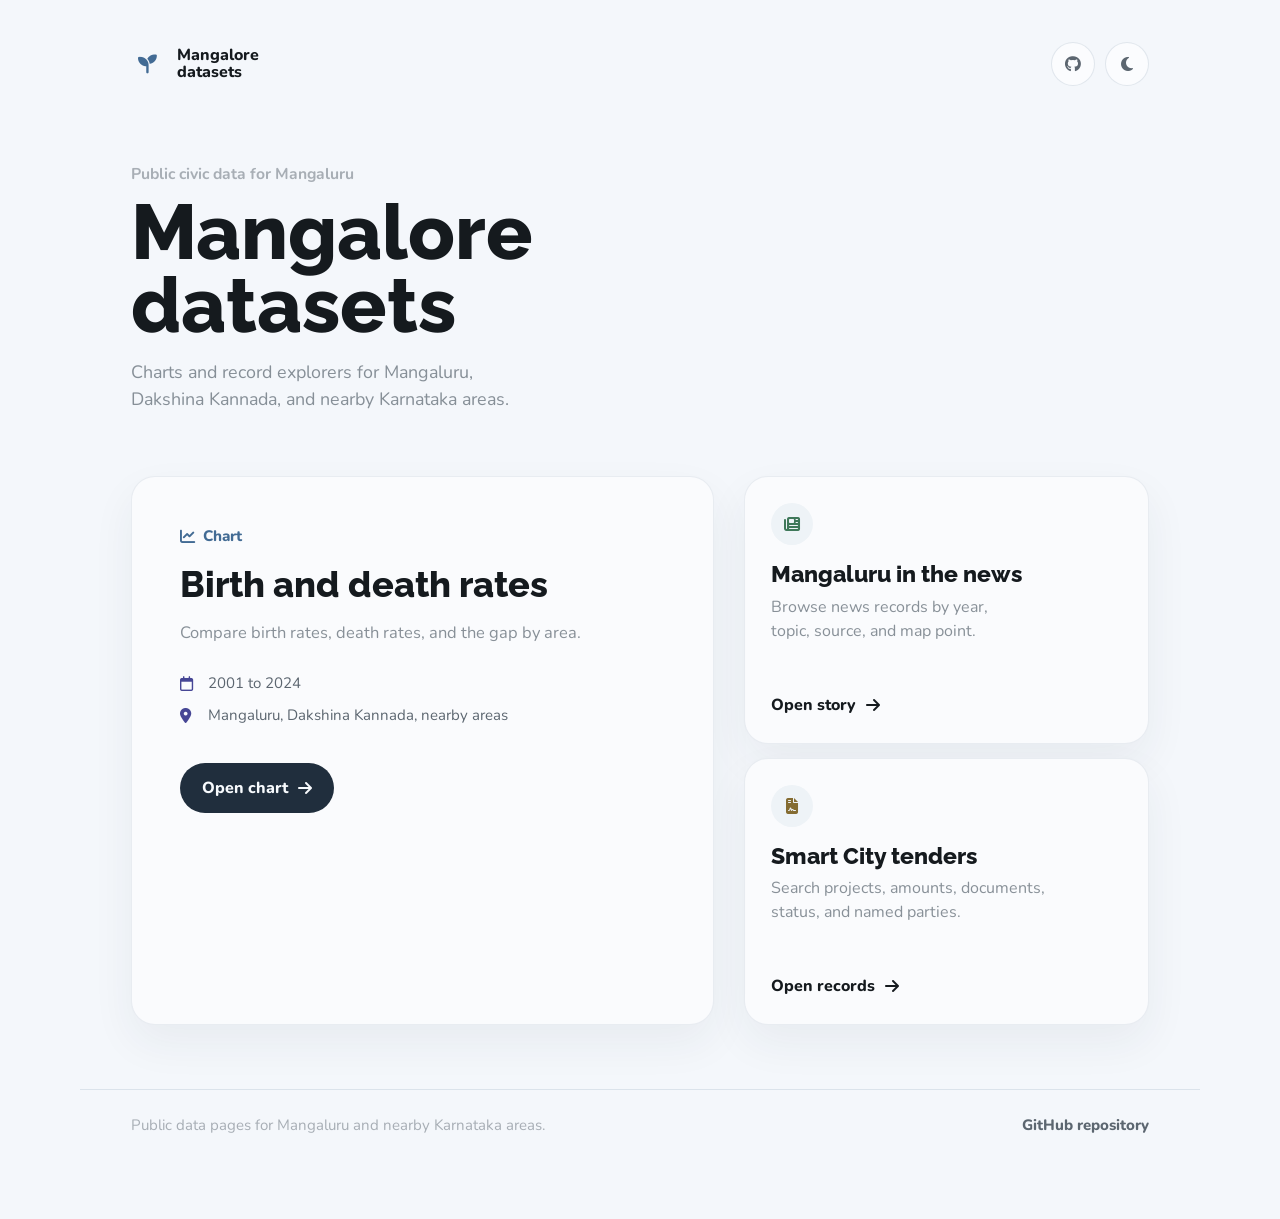
<file: index.html>
<!doctype html>
<html lang="en">
<head>
  <meta charset="utf-8">
  <meta name="viewport" content="width=device-width, initial-scale=1">
  <title>Mangalore datasets</title>
  <meta name="description" content="Public data views for Mangaluru, Dakshina Kannada, and nearby Karnataka areas.">
  <link rel="preconnect" href="https://fonts.googleapis.com">
  <link rel="preconnect" href="https://fonts.gstatic.com" crossorigin>
  <link href="https://fonts.googleapis.com/css2?family=Nunito:wght@400;500;600;700;800&family=Raleway:wght@600;700;800&display=swap" rel="stylesheet">
  <link rel="stylesheet" href="https://cdnjs.cloudflare.com/ajax/libs/font-awesome/6.5.2/css/all.min.css">
  <style>
    :root {
      color-scheme: light;
      --hue-primary: 210;
      --hue-step: 30;
      --hue-warm: calc(var(--hue-primary) + var(--hue-step));
      --hue-green: 148;
      --hue-gold: 42;
      --page: hsla(var(--hue-primary), 44%, 97%, 1);
      --paper: hsla(var(--hue-primary), 46%, 99%, 1);
      --panel: hsla(var(--hue-primary), 38%, 94%, 1);
      --panel-warm: hsla(var(--hue-warm), 44%, 93%, 0.7);
      --ink: hsla(var(--hue-primary), 18%, 10%, 1);
      --muted: hsla(var(--hue-primary), 10%, 40%, 1);
      --subtle: hsla(var(--hue-primary), 10%, 40%, 0.72);
      --faded: hsla(var(--hue-primary), 10%, 40%, 0.5);
      --rule: hsla(var(--hue-primary), 22%, 52%, 0.18);
      --accent: hsla(var(--hue-primary), 30%, 16%, 1);
      --accent-ink: hsla(var(--hue-primary), 58%, 98%, 1);
      --chart-a: hsla(var(--hue-primary), 38%, 42%, 1);
      --chart-b: hsla(var(--hue-warm), 36%, 43%, 1);
      --chart-c: hsla(var(--hue-green), 30%, 38%, 1);
      --news: hsla(var(--hue-green), 31%, 36%, 1);
      --tender: hsla(var(--hue-gold), 45%, 36%, 1);
      --focus: hsla(var(--hue-primary), 42%, 28%, 1);
      --gutter: clamp(18px, 4vw, 58px);
      --section-gap: clamp(34px, 5vw, 68px);
      --radius: 24px;
      --radius-soft: 18px;
      --surface-shadow: 0 18px 44px hsla(var(--hue-primary), 30%, 20%, 0.06);
    }

    :root[data-theme="dark"] {
      color-scheme: dark;
      --page: hsla(var(--hue-primary), 24%, 10%, 1);
      --paper: hsla(var(--hue-primary), 20%, 15%, 1);
      --panel: hsla(var(--hue-primary), 19%, 18%, 1);
      --panel-warm: hsla(var(--hue-warm), 18%, 19%, 0.78);
      --ink: hsla(var(--hue-primary), 42%, 94%, 1);
      --muted: hsla(var(--hue-primary), 16%, 70%, 1);
      --subtle: hsla(var(--hue-primary), 16%, 70%, 0.74);
      --faded: hsla(var(--hue-primary), 16%, 70%, 0.5);
      --rule: hsla(var(--hue-primary), 18%, 72%, 0.16);
      --accent: hsla(var(--hue-primary), 52%, 89%, 1);
      --accent-ink: hsla(var(--hue-primary), 24%, 13%, 1);
      --chart-a: hsla(var(--hue-primary), 46%, 68%, 1);
      --chart-b: hsla(var(--hue-warm), 46%, 68%, 1);
      --chart-c: hsla(var(--hue-green), 38%, 66%, 1);
      --news: hsla(var(--hue-green), 40%, 66%, 1);
      --tender: hsla(var(--hue-gold), 48%, 66%, 1);
      --focus: hsla(var(--hue-primary), 48%, 82%, 1);
      --surface-shadow: 0 18px 44px hsla(0, 0%, 0%, 0.22);
    }

    * {
      box-sizing: border-box;
    }

    html {
      scroll-behavior: smooth;
    }

    body {
      margin: 0;
      background: var(--page);
      color: var(--ink);
      font-family: "Nunito", ui-sans-serif, system-ui, -apple-system, BlinkMacSystemFont, "Segoe UI", sans-serif;
      font-size: 16px;
      line-height: 1.5;
    }

    a {
      color: inherit;
      text-decoration: none;
    }

    button {
      font: inherit;
    }

    i {
      line-height: 1;
    }

    a:focus-visible,
    button:focus-visible {
      outline: 2px solid var(--focus);
      outline-offset: 4px;
      border-radius: var(--radius);
    }

    .sr-only {
      position: absolute;
      width: 1px;
      height: 1px;
      padding: 0;
      margin: -1px;
      overflow: hidden;
      clip: rect(0, 0, 0, 0);
      white-space: nowrap;
      border: 0;
    }

    .page {
      min-height: 100vh;
      background: var(--page);
    }

    .shell {
      width: min(1120px, calc(100% - 40px));
      margin: 0 auto;
      padding: clamp(24px, 4vw, 42px) 0 clamp(48px, 7vw, 82px);
    }

    .topbar {
      display: grid;
      grid-template-columns: minmax(0, 1fr) auto;
      gap: 20px;
      align-items: center;
      margin-bottom: clamp(46px, 6vw, 82px);
      padding-inline: var(--gutter);
    }

    .brand {
      display: inline-grid;
      grid-template-columns: 34px minmax(0, auto);
      gap: 12px;
      align-items: center;
      justify-self: start;
      min-width: 0;
      font-weight: 800;
      line-height: 1.05;
    }

    .mark {
      width: 32px;
      height: 32px;
      display: grid;
      place-items: center;
      border-radius: 50%;
      color: var(--chart-a);
      background: transparent;
      font-size: 1.18rem;
    }

    .nav-actions {
      display: flex;
      align-items: center;
      justify-content: flex-end;
      gap: 10px;
    }

    .icon-link,
    .theme-toggle {
      width: 44px;
      height: 44px;
      display: grid;
      place-items: center;
      border: 1px solid var(--rule);
      border-radius: 50%;
      background: var(--paper);
      color: var(--muted);
    }

    .theme-toggle {
      cursor: pointer;
    }

    main {
      display: grid;
      gap: var(--section-gap);
    }

    .hero {
      display: grid;
      grid-template-columns: minmax(0, 1fr);
      gap: 0;
      padding-inline: var(--gutter);
    }

    .eyebrow {
      margin: 0 0 10px;
      color: var(--faded);
      font-size: 0.98rem;
      font-weight: 700;
    }

    h1,
    h2,
    h3 {
      font-family: "Raleway", ui-sans-serif, system-ui, sans-serif;
      letter-spacing: 0;
      text-wrap: balance;
    }

    h1 {
      margin: 0;
      max-width: 740px;
      font-size: clamp(2.7rem, 6vw, 5.8rem);
      line-height: 0.94;
      font-weight: 800;
    }

    .lede {
      margin: 18px 0 0;
      max-width: 700px;
      color: var(--subtle);
      font-size: clamp(1.02rem, 1.4vw, 1.14rem);
      text-wrap: balance;
    }

    .content-section {
      display: grid;
      padding-inline: var(--gutter);
    }

    .view-grid {
      display: grid;
      grid-template-columns: minmax(0, 1.18fr) minmax(300px, 0.82fr);
      gap: clamp(18px, 2.8vw, 30px);
    }

    .featured-view,
    .view-row {
      color: inherit;
      border: 1px solid color-mix(in srgb, var(--rule) 72%, transparent);
      border-radius: var(--radius);
      background: color-mix(in srgb, var(--paper) 90%, var(--panel) 10%);
      box-shadow: var(--surface-shadow);
      transition: border-color 160ms ease, box-shadow 160ms ease, transform 160ms ease;
    }

    .featured-view:hover,
    .view-row:hover {
      border-color: color-mix(in srgb, var(--chart-a) 32%, var(--rule));
      box-shadow: 0 24px 56px hsla(var(--hue-primary), 32%, 18%, 0.095);
      transform: translateY(-2px);
    }

    .featured-view {
      position: relative;
      min-height: 350px;
      display: grid;
      overflow: hidden;
    }

    .featured-main {
      display: grid;
      grid-template-columns: minmax(0, 1fr);
      padding: clamp(26px, 4.5vw, 48px);
    }

    .view-copy {
      display: flex;
      flex-direction: column;
      min-width: 0;
    }

    .view-type {
      width: max-content;
      display: inline-flex;
      align-items: center;
      gap: 8px;
      margin-bottom: 18px;
      color: var(--chart-a);
      font-weight: 800;
      font-size: 0.95rem;
    }

    .view-copy h3 {
      margin: 0;
      font-size: clamp(1.65rem, 2.8vw, 2.45rem);
      line-height: 1.03;
      font-weight: 800;
    }

    .view-copy p {
      margin: 18px 0 0;
      max-width: 560px;
      color: var(--subtle);
      font-size: 1.03rem;
      text-wrap: balance;
    }

    .meta-list {
      display: grid;
      gap: 10px;
      margin: 26px 0 0;
      padding: 0;
      color: var(--muted);
      font-size: 0.94rem;
    }

    .meta-list span {
      display: flex;
      align-items: center;
      gap: 10px;
      min-width: 0;
    }

    .meta-list i {
      width: 18px;
      color: var(--chart-b);
    }

    .open-action {
      width: max-content;
      display: flex;
      align-items: center;
      gap: 10px;
      margin-top: auto;
      padding-top: 34px;
      min-height: 46px;
      color: var(--ink);
      font-weight: 800;
    }

    .featured-view .open-action {
      min-height: 50px;
      padding: 0 22px;
      margin-top: 36px;
      border-radius: 999px;
      background: color-mix(in srgb, var(--accent) 92%, var(--chart-a) 8%);
      color: var(--accent-ink);
    }

    .view-list {
      display: grid;
      gap: 14px;
    }

    .view-row {
      min-height: 196px;
      display: grid;
      overflow: hidden;
    }

    .view-row-main {
      display: grid;
      gap: 16px;
      padding: 26px;
    }

    .row-icon {
      width: 42px;
      height: 42px;
      display: grid;
      place-items: center;
      border-radius: 50%;
      background: color-mix(in srgb, var(--panel) 78%, var(--paper) 22%);
      color: var(--row-color, var(--chart-a));
    }

    .view-row h3 {
      margin: 0;
      font-size: clamp(1.25rem, 1.8vw, 1.58rem);
      line-height: 1.1;
      font-weight: 800;
    }

    .view-row p {
      margin: 8px 0 0;
      color: var(--subtle);
      text-wrap: balance;
    }

    .footer {
      display: flex;
      flex-wrap: wrap;
      justify-content: space-between;
      gap: 14px;
      margin-top: var(--section-gap);
      padding: 24px var(--gutter) 0;
      border-top: 1px solid var(--rule);
      color: var(--faded);
      font-size: 0.94rem;
    }

    .footer a {
      color: var(--muted);
      font-weight: 800;
    }

    @media (max-width: 980px) {
      .shell {
        width: min(100% - 28px, 1160px);
      }

      .hero,
      .view-grid,
      .featured-main {
        grid-template-columns: 1fr;
      }

      .featured-view {
        min-height: 0;
      }
    }

    @media (max-width: 620px) {
      :root {
        --gutter: clamp(14px, 4vw, 20px);
      }

      .shell {
        width: min(100% - 20px, 1160px);
      }

      .topbar {
        margin-bottom: 40px;
      }

      .brand {
        grid-template-columns: 32px minmax(0, auto);
        font-size: 0.96rem;
      }

      .icon-link,
      .theme-toggle {
        width: 42px;
        height: 42px;
      }

      h1 {
        font-size: clamp(2.45rem, 13vw, 3.6rem);
      }

      .featured-main,
      .view-row-main,
      .open-action {
        padding-inline: 18px;
      }

      .featured-view .open-action {
        width: 100%;
        justify-content: center;
      }

    }
  </style>
</head>
<body>
  <div class="page">
    <div class="shell">
      <header class="topbar" aria-label="Site header">
        <a class="brand" href="./" aria-label="Mangalore datasets home">
          <span class="mark" aria-hidden="true"><i class="fa-solid fa-seedling"></i></span>
          <span>Mangalore<br>datasets</span>
        </a>

        <div class="nav-actions">
          <a class="icon-link" href="https://github.com/Mangalore-OSS/Mangalore-OSS.github.io" aria-label="Open GitHub repository">
            <i class="fa-brands fa-github" aria-hidden="true"></i>
          </a>
          <button class="theme-toggle" type="button" id="theme-toggle" aria-label="Use dark theme">
            <i class="fa-solid fa-moon" aria-hidden="true"></i>
          </button>
        </div>
      </header>

      <main>
        <section class="hero" aria-labelledby="page-title">
          <div>
            <p class="eyebrow">Public civic data for Mangaluru</p>
            <h1 id="page-title">Mangalore datasets</h1>
            <p class="lede">Charts and record explorers for Mangaluru, Dakshina Kannada, and nearby Karnataka areas.</p>
          </div>
        </section>

        <section class="content-section" aria-label="Data views">
          <div class="view-grid">
            <a class="featured-view" href="visualization/birth-death-mangalore/" aria-labelledby="birth-chart-title">
              <div class="featured-main">
                <div class="view-copy">
                  <span class="view-type"><i class="fa-solid fa-chart-line" aria-hidden="true"></i> Chart</span>
                  <h3 id="birth-chart-title">Birth and death rates</h3>
                  <p>Compare birth rates, death rates, and the gap by area.</p>
                  <div class="meta-list" aria-label="Chart details">
                    <span><i class="fa-regular fa-calendar" aria-hidden="true"></i>2001 to 2024</span>
                    <span><i class="fa-solid fa-location-dot" aria-hidden="true"></i>Mangaluru, Dakshina Kannada, nearby areas</span>
                  </div>
                  <span class="open-action">Open chart <i class="fa-solid fa-arrow-right" aria-hidden="true"></i></span>
                </div>
              </div>
            </a>

            <div class="view-list" aria-label="Other data views">
              <a class="view-row" href="visualization/mangalore-in-the-news/" style="--row-color: var(--news);">
                <div class="view-row-main">
                  <span class="row-icon" aria-hidden="true"><i class="fa-solid fa-newspaper"></i></span>
                  <div>
                    <h3>Mangaluru in the news</h3>
                    <p>Browse news records by year, topic, source, and map point.</p>
                  </div>
                  <span class="open-action">Open story <i class="fa-solid fa-arrow-right" aria-hidden="true"></i></span>
                </div>
              </a>

              <a class="view-row" href="visualization/smart-city-tenders/" style="--row-color: var(--tender);">
                <div class="view-row-main">
                  <span class="row-icon" aria-hidden="true"><i class="fa-solid fa-file-contract"></i></span>
                  <div>
                    <h3>Smart City tenders</h3>
                    <p>Search projects, amounts, documents, status, and named parties.</p>
                  </div>
                  <span class="open-action">Open records <i class="fa-solid fa-arrow-right" aria-hidden="true"></i></span>
                </div>
              </a>
            </div>
          </div>
        </section>
      </main>

      <footer class="footer">
        <span>Public data pages for Mangaluru and nearby Karnataka areas.</span>
        <a href="https://github.com/Mangalore-OSS/Mangalore-OSS.github.io">GitHub repository</a>
      </footer>
    </div>
  </div>

  <script src="js/site-ui-state.js"></script>
  <script>
    window.MangaloreDataUI.bindThemeToggle(document.getElementById("theme-toggle"));
  </script>
</body>
</html>
</file>
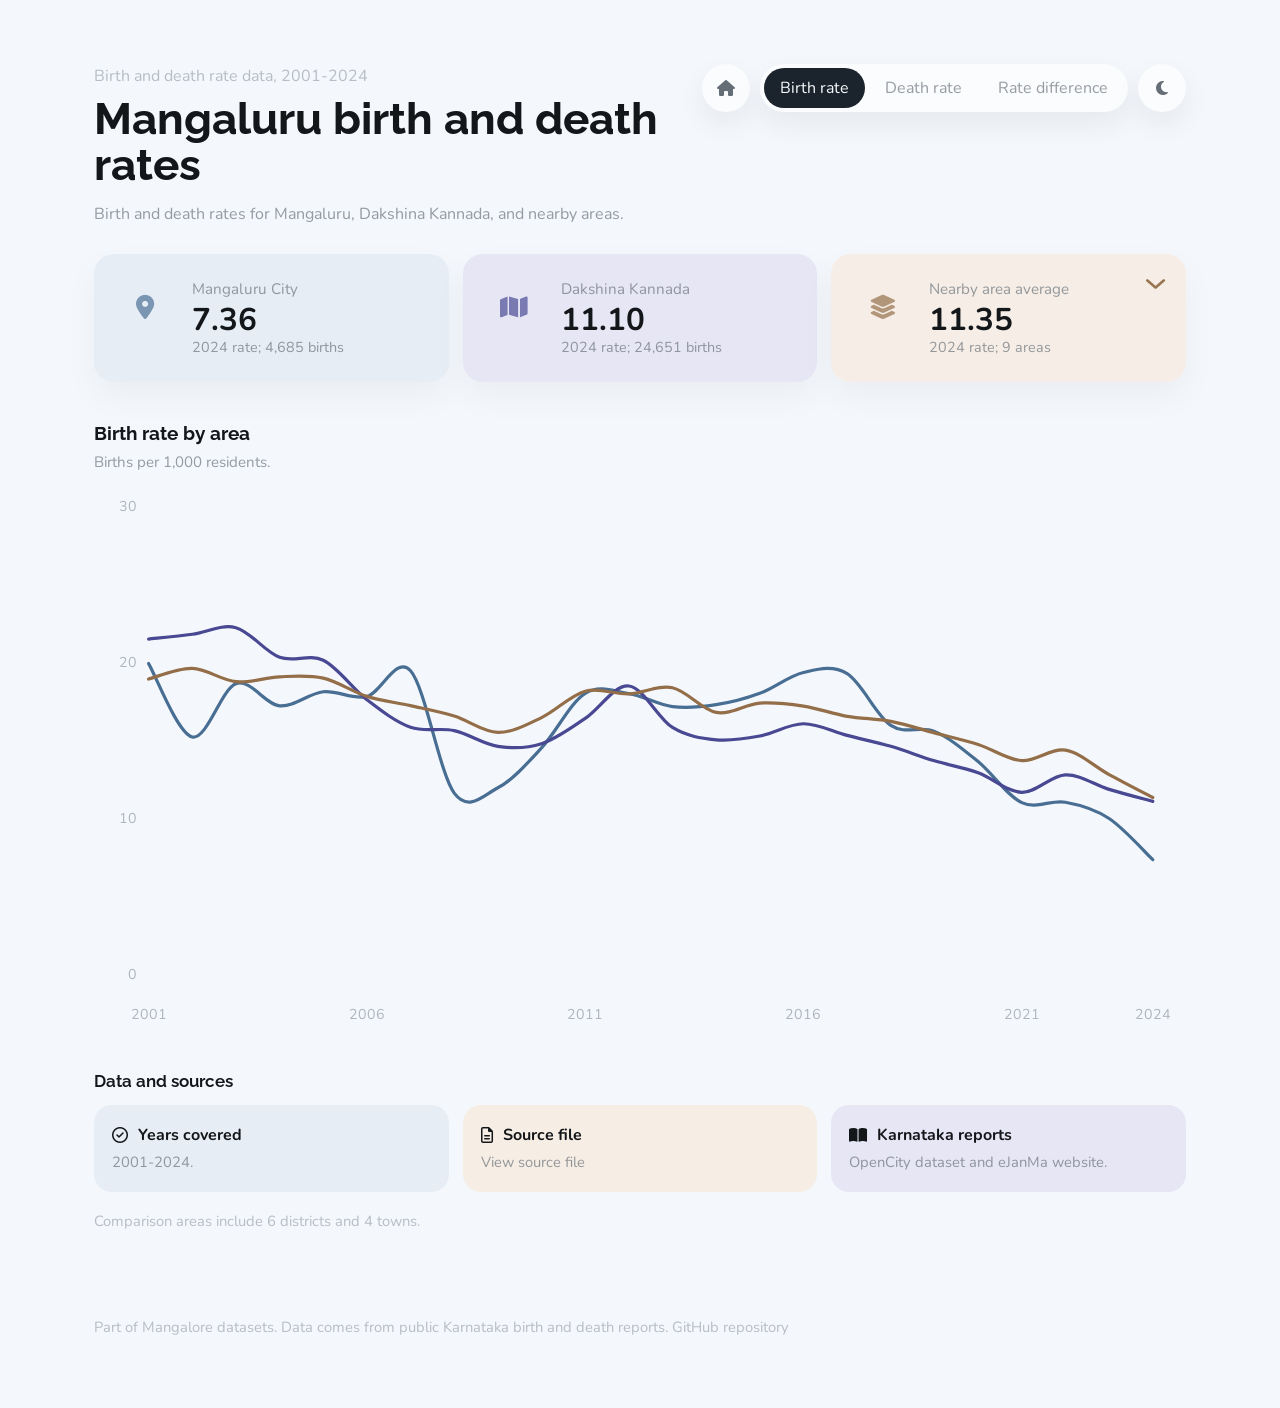
<file: visualization/birth-death-mangalore/index.html>
<!doctype html>
<html lang="en">
<head>
  <meta charset="utf-8">
  <meta name="viewport" content="width=device-width, initial-scale=1">
  <title>Mangaluru Birth and Death Rates | Mangalore datasets</title>
  <meta name="description" content="Birth and death rate chart for Mangaluru, Dakshina Kannada, and nearby areas.">
  <link rel="preconnect" href="https://fonts.googleapis.com">
  <link rel="preconnect" href="https://fonts.gstatic.com" crossorigin>
  <link href="https://fonts.googleapis.com/css2?family=Nunito:wght@400;500;600;700;800&family=Raleway:wght@500;600;700;800&display=swap" rel="stylesheet">
  <link rel="stylesheet" href="https://cdnjs.cloudflare.com/ajax/libs/font-awesome/6.5.2/css/all.min.css">
  <style>
    :root {
      color-scheme: light;
      --hue-primary: 210;
      --hue-step: 30;
      --hue-complement: calc(var(--hue-primary) + 180);
      --hue-base: var(--hue-primary);
      --hue-accent: var(--hue-primary);
      --hue-mangaluru: var(--hue-primary);
      --hue-dk: calc(var(--hue-primary) + var(--hue-step));
      --hue-nearby: var(--hue-complement);
      --series-saturation: 34%;
      --series-lightness: 43%;
      --series-soft-saturation: 42%;
      --series-soft-lightness: 93%;
      --transparent: hsla(0, 0%, 0%, 0);
      --page: hsla(var(--hue-primary), 46%, 97%, 1);
      --paper: hsla(var(--hue-primary), 48%, 99%, 1);
      --panel: hsla(var(--hue-primary), 42%, 96%, 1);
      --ink: hsla(var(--hue-accent), 13%, 9%, 1);
      --muted: hsla(var(--hue-base), 8%, 43%, 1);
      --subtle: hsla(var(--hue-base), 8%, 43%, 0.68);
      --faded: hsla(var(--hue-base), 8%, 43%, 0.42);
      --axis-label: hsla(var(--hue-base), 8%, 43%, 0.48);
      --faint: hsla(var(--hue-base), 33%, 88%, 1);
      --mangaluru: hsla(var(--hue-mangaluru), var(--series-saturation), var(--series-lightness), 1);
      --dk: hsla(var(--hue-dk), var(--series-saturation), var(--series-lightness), 1);
      --nearby: hsla(var(--hue-nearby), var(--series-saturation), var(--series-lightness), 1);
      --accent: hsla(var(--hue-accent), 24%, 14%, 1);
      --accent-ink: hsla(var(--hue-base), 56%, 98%, 1);
      --soft-mangaluru: hsla(var(--hue-mangaluru), var(--series-soft-saturation), var(--series-soft-lightness), 1);
      --soft-dk: hsla(var(--hue-dk), var(--series-soft-saturation), var(--series-soft-lightness), 1);
      --soft-nearby: hsla(var(--hue-nearby), var(--series-soft-saturation), var(--series-soft-lightness), 1);
      --soft-complement: hsla(var(--hue-complement), 50%, 93%, 1);
      --icon-well: hsla(var(--hue-base), 55%, 99%, 0.72);
      --focus: hsla(var(--hue-accent), 35%, 24%, 1);
      --focus-line: hsla(var(--hue-accent), 18%, 18%, 0.22);
      --shadow-soft: hsla(var(--hue-base), 35%, 18%, 0.045);
      --shadow-medium: hsla(var(--hue-base), 35%, 18%, 0.065);
      --shadow-strong: hsla(var(--hue-base), 35%, 18%, 0.075);
      --radius: 22px;
      --shadow: 0 18px 46px var(--shadow-strong);
      --section-gutter: clamp(24px, 4.8vw, 58px);
      --section-top-gutter: clamp(10px, 1.8vw, 22px);
    }

    :root[data-theme="dark"] {
      color-scheme: dark;
      --page: hsla(var(--hue-primary), 24%, 10%, 1);
      --paper: hsla(var(--hue-primary), 21%, 15%, 1);
      --panel: hsla(var(--hue-primary), 19%, 17%, 1);
      --ink: hsla(var(--hue-base), 40%, 93%, 1);
      --muted: hsla(var(--hue-base), 15%, 67%, 1);
      --subtle: hsla(var(--hue-base), 15%, 67%, 0.68);
      --faded: hsla(var(--hue-base), 15%, 67%, 0.46);
      --axis-label: hsla(var(--hue-base), 15%, 67%, 0.48);
      --faint: hsla(var(--hue-accent), 12%, 24%, 1);
      --series-saturation: 38%;
      --series-lightness: 66%;
      --series-soft-saturation: 28%;
      --series-soft-lightness: 24%;
      --accent: hsla(var(--hue-base), 52%, 89%, 1);
      --accent-ink: hsla(var(--hue-accent), 24%, 13%, 1);
      --soft-complement: hsla(var(--hue-complement), 27%, 24%, 1);
      --icon-well: hsla(var(--hue-accent), 18%, 20%, 0.76);
      --focus: hsla(var(--hue-base), 42%, 82%, 1);
      --focus-line: hsla(var(--hue-base), 20%, 82%, 0.24);
      --shadow-soft: hsla(0, 0%, 0%, 0.16);
      --shadow-medium: hsla(0, 0%, 0%, 0.22);
      --shadow-strong: hsla(0, 0%, 0%, 0.28);
    }

    * {
      box-sizing: border-box;
    }

    [hidden] {
      display: none !important;
    }

    html {
      scroll-behavior: smooth;
    }

    body {
      margin: 0;
      background: var(--page);
      color: var(--ink);
      font-family: "Nunito", ui-sans-serif, system-ui, -apple-system, BlinkMacSystemFont, "Segoe UI", sans-serif;
      font-size: 16px;
      line-height: 1.5;
    }

    a {
      color: inherit;
      text-decoration: none;
    }

    button {
      font: inherit;
    }

    i {
      line-height: 1;
    }

    a:focus-visible,
    button:focus-visible {
      outline: 2px solid var(--focus);
      outline-offset: 4px;
    }

    .skip {
      position: fixed;
      left: 16px;
      top: 16px;
      z-index: 20;
      transform: translateY(-150%);
      padding: 10px 14px;
      border-radius: 999px;
      background: var(--ink);
      color: var(--page);
      text-decoration: none;
    }

    .skip:focus {
      transform: translateY(0);
    }

    .app {
      min-height: 100vh;
      display: block;
      background: var(--page);
    }

    .content {
      width: min(1280px, calc(100% - 72px));
      margin: 0 auto;
      padding: 42px 0 70px;
    }

    .hero {
      position: relative;
      display: grid;
      grid-template-columns: minmax(0, 1fr) auto;
      gap: 24px;
      align-items: start;
      margin-bottom: 28px;
    }

    .hero-copy {
      min-width: 0;
    }

    .hero-actions {
      display: flex;
      align-items: center;
      justify-content: flex-end;
      gap: 10px;
      min-width: 0;
      flex-wrap: wrap;
    }

    .theme-toggle {
      width: 48px;
      height: 48px;
      display: grid;
      place-items: center;
      border: 0;
      border-radius: 50%;
      background: var(--paper);
      color: var(--muted);
      box-shadow: 0 12px 28px var(--shadow-medium);
      cursor: pointer;
    }

    .home-link {
      width: 48px;
      height: 48px;
      display: grid;
      place-items: center;
      border-radius: 50%;
      background: var(--paper);
      color: var(--muted);
      box-shadow: 0 12px 28px var(--shadow-medium);
    }

    .eyebrow {
      margin: 0 0 8px;
      color: var(--faded);
      font-size: 1rem;
    }

    h1 {
      margin: 0;
      max-width: 900px;
      font-family: "Raleway", ui-sans-serif, system-ui, sans-serif;
      font-size: clamp(2.35rem, 3.45vw, 3.45rem);
      line-height: 1.04;
      letter-spacing: 0;
      font-weight: 720;
    }

    .lede {
      margin: 14px 0 0;
      max-width: 720px;
      color: var(--subtle);
      font-size: 1rem;
    }

    .segmented {
      display: inline-flex;
      min-height: 48px;
      padding: 4px;
      gap: 4px;
      border: 0;
      border-radius: 999px;
      background: var(--paper);
      box-shadow: 0 12px 28px var(--shadow-medium);
      max-width: 100%;
    }

    .segmented button {
      min-height: 40px;
      min-width: clamp(112px, 10vw, 132px);
      padding: 0 16px;
      border: 0;
      border-radius: 999px;
      background: var(--transparent);
      color: var(--subtle);
      cursor: pointer;
      white-space: nowrap;
      min-inline-size: 0;
    }

    .segmented button[aria-pressed="true"] {
      background: var(--accent);
      color: var(--accent-ink);
    }

    .label-short {
      display: none;
    }

    .stats {
      display: grid;
      grid-template-columns: repeat(auto-fit, minmax(min(100%, 280px), 1fr));
      gap: 14px;
      margin-bottom: 24px;
    }

    .stat {
      min-height: 112px;
      display: grid;
      grid-template-columns: 58px minmax(0, 1fr);
      grid-template-rows: auto auto;
      align-items: center;
      column-gap: 18px;
      padding: 24px 22px;
      border: 0;
      border-radius: 20px;
      box-shadow: 0 14px 34px var(--shadow-soft);
      min-width: 0;
      position: relative;
      cursor: pointer;
      transition: opacity 180ms ease, transform 180ms ease;
    }

    .stat:hover,
    .stat:focus-visible {
      transform: translateY(-2px);
    }

    .stat-mangaluru {
      background: var(--soft-mangaluru);
    }

    .stat-dk {
      background: var(--soft-dk);
    }

    .stat-surrounding {
      background: var(--soft-nearby);
    }

    .stat-top {
      display: contents;
    }

    .stat-label {
      display: block;
      color: var(--subtle);
      font-size: 0.95rem;
      margin: 0 0 3px;
      min-width: 0;
      overflow-wrap: anywhere;
      grid-column: 2;
      grid-row: 1;
    }

    .stat-icon {
      width: 58px;
      height: 58px;
      display: grid;
      place-items: center;
      border-radius: 50%;
      background: var(--transparent);
      color: var(--ink);
      grid-column: 1;
      grid-row: 1 / span 2;
      font-size: 1.52rem;
      opacity: 0.68;
    }

    .stat strong {
      display: block;
      font-size: clamp(1.65rem, 2.45vw, 2.05rem);
      line-height: 1.05;
      letter-spacing: 0;
      overflow-wrap: anywhere;
      min-width: 0;
      grid-column: 2;
      grid-row: 2;
    }

    .stat-meta {
      display: block;
      color: var(--subtle);
      font-size: 0.9rem;
      grid-column: 2;
      overflow-wrap: anywhere;
    }

    .stat-expand {
      position: absolute;
      top: 14px;
      right: 14px;
      width: 32px;
      height: 32px;
      display: grid;
      place-items: center;
      border: 0;
      border-radius: 50%;
      background: var(--transparent);
      color: var(--subtle);
      cursor: pointer;
      font-size: 1.05rem;
    }

    .stat-expand i {
      opacity: 0.95;
      transform: scaleX(1.14);
      transition: transform 180ms ease;
    }

    .stat-expand[aria-expanded="true"] i {
      transform: rotate(180deg) scaleX(1.14);
    }

    .stat-surrounding .stat-expand {
      color: var(--nearby);
      font-size: 1.2rem;
    }

    .stats[data-highlight] .stat {
      opacity: 0.58;
    }

    .stats[data-highlight="mangaluru"] .stat-mangaluru,
    .stats[data-highlight="dk"] .stat-dk,
    .stats[data-highlight="surrounding"] .stat-surrounding {
      opacity: 1;
    }

    .nearby-panel {
      grid-column: 1 / -1;
      display: flex;
      flex-wrap: wrap;
      align-items: center;
      gap: 8px;
      margin: -6px 0 10px;
      padding: 4px 0 0;
    }

    .nearby-chip {
      min-height: 36px;
      display: inline-flex;
      align-items: center;
      gap: 9px;
      padding: 9px 17px;
      border: 0;
      border-radius: 999px;
      background: hsla(var(--line-hue), var(--series-soft-saturation), var(--series-soft-lightness), 0.84);
      color: var(--subtle);
      cursor: pointer;
      font-size: 0.82rem;
      line-height: 1;
      min-width: 0;
    }

    .nearby-chip::before {
      content: "";
      display: block;
      width: 10px;
      height: 10px;
      flex: 0 0 auto;
      border-radius: 50%;
      background: hsla(var(--line-hue), var(--series-saturation), var(--series-lightness), 1);
    }

    .nearby-chip span {
      display: inline-flex;
      align-items: center;
      line-height: 1;
    }

    .nearby-chip strong {
      display: inline-flex;
      align-items: center;
      color: var(--ink);
      font-size: inherit;
      line-height: 1;
    }

    .nearby-chip:hover,
    .nearby-chip:focus-visible {
      transform: translateY(-1px);
    }

    .stats[data-highlight] .nearby-chip {
      opacity: 0.58;
    }

    .stats[data-highlight] .nearby-chip.is-highlighted {
      opacity: 1;
    }

    .nearby-note {
      flex: 1 0 100%;
      padding: 3px 17px 0;
      color: var(--faded);
      font-size: 0.82rem;
      line-height: 1.35;
    }

    .stat-mangaluru .stat-icon {
      color: var(--mangaluru);
    }

    .stat-dk .stat-icon {
      color: var(--dk);
    }

    .stat-surrounding .stat-icon {
      color: var(--nearby);
    }

    .chart-section {
      display: grid;
      grid-template-columns: minmax(0, 1fr);
      gap: 28px;
      align-items: start;
    }

    .chart-section > div:first-child {
      min-width: 0;
      padding: 0;
      border: 0;
      border-radius: 0;
      background: var(--transparent);
      box-shadow: none;
    }

    .chart-copy {
      margin-bottom: 10px;
    }

    h2 {
      margin: 0;
      font-family: "Raleway", ui-sans-serif, system-ui, sans-serif;
      font-size: clamp(1.08rem, 1.45vw, 1.28rem);
      line-height: 1.12;
      letter-spacing: 0;
    }

    .chart-subtitle {
      margin: 6px 0 0;
      max-width: 660px;
      color: var(--subtle);
      overflow-wrap: anywhere;
      font-size: 0.94rem;
    }

    .line-mangaluru {
      --series-stroke: var(--mangaluru);
      stroke: var(--series-stroke);
    }

    .line-dk {
      --series-stroke: var(--dk);
      stroke: var(--series-stroke);
    }

    .line-surrounding {
      --series-stroke: var(--nearby);
      stroke: var(--series-stroke);
    }

    #trend-chart[data-highlight] .series-line {
      opacity: 0.18;
      stroke: var(--axis-label);
      stroke-width: 2;
    }

    #trend-chart[data-highlight] .series-line.is-highlighted {
      opacity: 1;
      stroke: var(--series-stroke);
      stroke-width: 3.5;
    }

    #trend-chart[data-highlight] .line-nearby-detail.is-highlighted {
      stroke-width: 3;
    }

    .chart-wrap {
      position: relative;
      min-height: 420px;
    }

    svg {
      display: block;
      width: 100%;
      height: auto;
      overflow: visible;
    }

    .tick-label {
      fill: var(--axis-label);
      font-size: 12px;
    }

    .series-line {
      fill: none;
      stroke-width: 2.7;
      stroke-linecap: round;
      stroke-linejoin: round;
      transition: opacity 180ms ease, stroke 180ms ease, stroke-width 180ms ease;
    }

    .series-line.line-nearby-detail {
      --series-stroke: hsla(var(--line-hue), var(--series-saturation), var(--series-lightness), 1);
      stroke: var(--series-stroke);
      opacity: 0.28;
      stroke-width: 1.55;
    }

    #trend-chart[data-highlight] .series-line.line-nearby-detail {
      opacity: 0.12;
      stroke-width: 1.4;
    }

    #trend-chart[data-highlight] .series-line.line-nearby-detail.is-highlighted {
      opacity: 1;
      stroke: var(--series-stroke);
      stroke-width: 3;
    }

    .focus-line {
      stroke: var(--focus-line);
      stroke-width: 1;
      stroke-dasharray: 4 5;
    }

    .zero-line {
      stroke: var(--focus-line);
      stroke-width: 1.2;
    }

    .focus-dot {
      fill: var(--paper);
      stroke-width: 2.5;
      transition: opacity 180ms ease, stroke 180ms ease;
    }

    #trend-chart[data-highlight] .focus-dot {
      opacity: 0.22;
      stroke: var(--axis-label);
    }

    #trend-chart[data-highlight] .focus-dot.is-highlighted {
      opacity: 1;
      stroke: var(--series-stroke);
    }

    .plot-hit {
      fill: var(--transparent);
      cursor: crosshair;
    }

    .tooltip {
      position: absolute;
      z-index: 3;
      min-width: 220px;
      max-width: 270px;
      padding: 13px 14px;
      border: 0;
      border-radius: 18px;
      background: var(--paper);
      box-shadow: var(--shadow);
      color: var(--ink);
      pointer-events: none;
      font-size: 0.92rem;
    }

    .tooltip strong {
      display: block;
      margin-bottom: 7px;
    }

    .tooltip-row {
      display: flex;
      justify-content: space-between;
      gap: 20px;
      color: var(--subtle);
    }

    .tooltip-row-mangaluru {
      color: var(--mangaluru);
    }

    .tooltip-row-dk {
      color: var(--dk);
    }

    .tooltip-row-surrounding {
      color: var(--nearby);
    }

    .tooltip-row-nearby-detail {
      color: hsla(var(--line-hue), var(--series-saturation), var(--series-lightness), 1);
    }

    .tooltip-row b {
      font-weight: 720;
    }

    .side-panel {
      display: grid;
      grid-template-columns: repeat(3, minmax(0, 1fr));
      gap: 14px;
      position: static;
      padding: 0;
      border: 0;
      border-radius: 0;
      background: var(--transparent);
      box-shadow: none;
    }

    .side-title {
      grid-column: 1 / -1;
      margin: 2px 0 0;
      font-family: "Raleway", ui-sans-serif, system-ui, sans-serif;
      font-size: 1.05rem;
      line-height: 1.2;
      font-weight: 650;
    }

    .source-item {
      display: grid;
      gap: 4px;
      min-height: 86px;
      padding: 18px;
      border-radius: 18px;
      background: var(--panel);
      box-shadow: none;
      min-width: 0;
    }

    .source-item:nth-of-type(1) {
      background: var(--soft-mangaluru);
    }

    .source-item:nth-of-type(2) {
      background: var(--soft-complement);
    }

    .source-item:nth-of-type(3) {
      background: var(--soft-dk);
    }

    .source-item strong {
      font-size: 1rem;
      display: inline-flex;
      align-items: center;
      gap: 10px;
      min-width: 0;
      overflow-wrap: anywhere;
    }

    .source-item span,
    .source-item a {
      color: var(--subtle);
      font-size: 0.92rem;
      overflow-wrap: anywhere;
    }

    .method {
      grid-column: 1 / -1;
      margin: 4px 0 0;
      color: var(--faded);
      font-size: 0.92rem;
    }

    footer {
      margin-top: 60px;
      padding-top: 24px;
      border-top: 0;
      color: var(--faded);
      font-size: 0.92rem;
    }

    .sr-only {
      position: absolute;
      width: 1px;
      height: 1px;
      padding: 0;
      margin: -1px;
      overflow: hidden;
      clip: rect(0, 0, 0, 0);
      white-space: nowrap;
      border: 0;
    }

    @media (min-width: 1601px) {
      .chart-section {
        grid-template-columns: minmax(0, 1fr) 300px;
        gap: 18px;
      }

      .side-panel {
        position: sticky;
        top: 34px;
        grid-template-columns: 1fr;
      }
    }

    @media (min-width: 621px) and (max-width: 1600px) {
      .hero,
      .stats,
      .chart-copy,
      .chart-wrap,
      .side-panel,
      footer {
        padding-inline: var(--section-gutter);
      }

      .hero {
        padding-top: var(--section-top-gutter);
      }

      .chart-copy {
        padding-top: clamp(10px, 1.4vw, 18px);
      }
    }

    @media (max-width: 980px) {
      .content {
        width: min(100% - 28px, 1260px);
        padding-top: 34px;
      }

      .hero,
      .chart-section {
        grid-template-columns: 1fr;
      }

      .hero .segmented {
        justify-self: start;
      }

    }

    @media (max-width: 760px) {
      .stat {
        min-height: 104px;
      }
    }

    @media (max-width: 620px) {
      .hero {
        gap: 20px;
      }

      .hero-copy {
        padding-top: 6px;
        padding-left: clamp(16px, 4vw, 22px);
        padding-right: 76px;
      }

      .hero-actions {
        display: grid;
        grid-template-columns: 48px 48px;
        grid-template-areas:
          "home theme"
          "tabs tabs";
        align-items: center;
        justify-content: space-between;
        row-gap: 12px;
        column-gap: 12px;
        width: 100%;
      }

      .home-link {
        grid-area: home;
      }

      .theme-toggle {
        position: static;
        grid-area: theme;
        justify-self: end;
      }

      .segmented {
        grid-area: tabs;
        display: grid;
        grid-template-columns: repeat(3, minmax(0, 1fr));
        width: 100%;
        max-width: none;
        border-radius: 999px;
      }

      .segmented button {
        min-width: 0;
        padding: 0 8px;
        font-size: clamp(0.84rem, 3.35vw, 0.95rem);
      }

      .side-panel {
        grid-template-columns: 1fr;
      }

      .stats {
        grid-template-columns: repeat(2, minmax(0, 1fr));
        gap: 10px;
      }

      .stat {
        min-height: 156px;
        display: flex;
        flex-direction: column;
        align-items: flex-start;
        justify-content: center;
        gap: 7px;
        padding: 17px 15px;
      }

      .stat-expand {
        top: 10px;
        right: 10px;
      }

      .nearby-panel {
        gap: 7px;
      }

      .stat-label,
      .stat strong,
      .stat-meta,
      .stat-icon {
        grid-column: auto;
        grid-row: auto;
      }

      .stat-icon {
        order: 1;
        width: 56px;
        height: 56px;
        font-size: 1.58rem;
      }

      .stat-label {
        order: 2;
        margin: 0;
        font-size: 0.86rem;
        line-height: 1.22;
        overflow-wrap: break-word;
        hyphens: auto;
      }

      .stat strong {
        order: 3;
        font-size: clamp(1.45rem, 7vw, 1.74rem);
      }

      .stat-meta {
        order: 4;
        font-size: clamp(0.72rem, 2.8vw, 0.84rem);
        line-height: 1.25;
        overflow-wrap: break-word;
      }

      .chart-copy {
        display: grid;
        margin-bottom: 16px;
        padding: 34px clamp(22px, 6vw, 34px) 22px;
      }

      .chart-wrap {
        min-height: 520px;
        overflow-x: auto;
        overflow-y: visible;
        scrollbar-width: none;
        -webkit-overflow-scrolling: touch;
      }

      .chart-wrap::-webkit-scrollbar {
        display: none;
      }

      #trend-chart {
        width: 900px;
        max-width: none;
      }

    }

    @media (max-width: 420px) {
      .content {
        width: min(100% - 24px, 1260px);
      }

      h1 {
        font-size: clamp(2.35rem, 11vw, 3rem);
      }

      .stat {
        min-height: 150px;
        padding: 15px 13px;
      }

      .stat-icon {
        width: 54px;
        height: 54px;
        font-size: 1.54rem;
      }

      .label-full {
        display: none;
      }

      .label-short {
        display: inline;
      }
    }

    @media (max-width: 249px) {
      .stats {
        grid-template-columns: 1fr;
      }
    }

    @media (max-width: 380px) {
      .stats {
        grid-template-columns: 1fr;
      }

      .stat {
        min-height: 126px;
        display: grid;
        grid-template-columns: 58px minmax(0, 1fr);
        grid-template-rows: auto auto;
        align-items: center;
        column-gap: 16px;
        gap: 0;
      }

      .stat-label,
      .stat strong,
      .stat-meta,
      .stat-icon {
        order: initial;
      }

      .stat-label {
        grid-column: 2;
        grid-row: 1;
        font-size: 0.95rem;
      }

      .stat-icon {
        width: 58px;
        height: 58px;
        grid-column: 1;
        grid-row: 1 / span 2;
        font-size: 1.58rem;
      }

      .stat strong {
        grid-column: 2;
        grid-row: 2;
      }

      .stat-meta {
        grid-column: 2;
      }
    }
  </style>
</head>
<body>
  <a class="skip" href="#chart-title">Skip to chart</a>
  <div class="app">
    <main class="content" id="main-content">
      <section class="hero" id="overview" aria-labelledby="page-title">
        <div class="hero-copy">
          <p class="eyebrow">Birth and death rate data, 2001-2024</p>
          <h1 id="page-title">Mangaluru birth and death rates</h1>
          <p class="lede">Birth and death rates for Mangaluru, Dakshina Kannada, and nearby areas.</p>
        </div>

        <div class="hero-actions">
          <a class="home-link" href="../../" aria-label="Back to Mangalore datasets">
            <i class="fa-solid fa-house" aria-hidden="true"></i>
          </a>
          <div class="segmented" role="group" aria-label="Choose indicator">
            <button type="button" data-indicator="births" aria-pressed="true"><span class="label-full">Birth rate</span><span class="label-short">Birth</span></button>
            <button type="button" data-indicator="deaths" aria-pressed="false"><span class="label-full">Death rate</span><span class="label-short">Death</span></button>
            <button type="button" data-indicator="change" aria-pressed="false"><span class="label-full">Rate difference</span><span class="label-short">Difference</span></button>
          </div>
          <button class="theme-toggle" type="button" id="theme-toggle" aria-label="Use dark theme">
            <i class="fa-solid fa-moon" aria-hidden="true"></i>
          </button>
        </div>
      </section>

      <section class="stats" id="stats" aria-live="polite"></section>

      <section class="chart-section" id="trend" aria-label="Rate trend chart">
        <div>
          <div class="chart-copy">
            <div>
              <h2 id="chart-title">Birth rate by area</h2>
              <p class="chart-subtitle" id="chart-subtitle">Rates per 1,000 people.</p>
            </div>
          </div>

          <div class="chart-wrap" id="chart-wrap">
            <svg id="trend-chart" viewBox="0 0 920 470" role="img" aria-labelledby="chart-title chart-description"></svg>
            <div class="tooltip" id="tooltip" hidden></div>
          </div>
          <p id="chart-description" class="sr-only">Line chart comparing rates for Mangaluru City, Dakshina Kannada, and nearby areas from 2001 to 2024.</p>
        </div>

        <aside class="side-panel" id="sources" aria-label="Source and data notes">
          <h2 class="side-title">Data and sources</h2>
          <div class="source-item">
            <strong><i class="fa-regular fa-circle-check" aria-hidden="true"></i>Years covered</strong>
            <span>2001-2024.</span>
          </div>
          <div class="source-item">
            <strong><i class="fa-regular fa-file-lines" aria-hidden="true"></i>Source file</strong>
            <a href="https://github.com/Mangalore-OSS/Mangalore-OSS.github.io/blob/main/data/birth-death-statistics/source_manifest.csv" target="_blank" rel="noopener">View source file</a>
          </div>
          <div class="source-item">
            <strong><i class="fa-solid fa-book-open" aria-hidden="true"></i>Karnataka reports</strong>
            <span><a href="https://data.opencity.in/dataset/14c80edf-0ee9-4c86-87e5-05f4de7363b0" target="_blank" rel="noopener">OpenCity dataset</a> and <a href="https://ejanma.karnataka.gov.in/" target="_blank" rel="noopener">eJanMa website</a>.</span>
          </div>
          <p class="method">Comparison areas include 6 districts and 4 towns.</p>
        </aside>
      </section>

      <footer>
        <span>Part of Mangalore datasets. Data comes from public Karnataka birth and death reports.</span>
        <span><a href="https://github.com/Mangalore-OSS/Mangalore-OSS.github.io" target="_blank" rel="noopener">GitHub repository</a></span>
      </footer>
    </main>
  </div>

  <script src="../../js/site-ui-state.js"></script>
  <script>
    const DATA_PATHS = {
      births: "../../data/birth-death-statistics/births.csv",
      deaths: "../../data/birth-death-statistics/deaths.csv"
    };

    const SERIES = [
      { key: "mangaluru", label: "Mangaluru City", colorClass: "mangaluru", icon: "fa-location-dot", geoIds: ["mangaluru_city"], mode: "single" },
      { key: "dk", label: "Dakshina Kannada", colorClass: "dk", icon: "fa-map", geoIds: ["dakshina_kannada"], mode: "single" },
      { key: "surrounding", label: "Nearby area average", colorClass: "surrounding", icon: "fa-layer-group", rolePrefix: "surrounding_", mode: "average" }
    ];

    const INDICATORS = {
      births: {
        title: "Birth rate by area",
        subtitle: "Births per 1,000 residents.",
        noun: "births",
        metaLabel: "rate"
      },
      deaths: {
        title: "Death rate by area",
        subtitle: "Deaths per 1,000 residents.",
        noun: "deaths",
        metaLabel: "rate"
      },
      change: {
        title: "Rate difference by area",
        subtitle: "Births minus deaths per 1,000 residents.",
        noun: "births minus deaths",
        metaLabel: "difference"
      }
    };

    const NEARBY_HUE_OFFSETS = [-34, -26, -18, -10, -2, 6, 14, 22, 30, 38, 46, 54];

    const state = {
      indicator: "births",
      births: [],
      deaths: [],
      series: [],
      summarySeries: [],
      detailSeries: [],
      highlight: "",
      nearbyExpanded: false
    };

    const formatter = new Intl.NumberFormat("en-IN");
    const chart = document.getElementById("trend-chart");
    const chartWrap = document.getElementById("chart-wrap");
    const tooltip = document.getElementById("tooltip");
    const stats = document.getElementById("stats");
    const chartTitle = document.getElementById("chart-title");
    const chartSubtitle = document.getElementById("chart-subtitle");
    const chartDescription = document.getElementById("chart-description");
    const themeToggle = document.getElementById("theme-toggle");

    function parseCSV(text) {
      const rows = [];
      let row = [];
      let value = "";
      let quoted = false;

      for (let i = 0; i < text.length; i += 1) {
        const char = text[i];
        const next = text[i + 1];

        if (char === '"' && quoted && next === '"') {
          value += '"';
          i += 1;
        } else if (char === '"') {
          quoted = !quoted;
        } else if (char === "," && !quoted) {
          row.push(value);
          value = "";
        } else if ((char === "\n" || char === "\r") && !quoted) {
          if (char === "\r" && next === "\n") i += 1;
          row.push(value);
          if (row.some((cell) => cell.length)) rows.push(row);
          row = [];
          value = "";
        } else {
          value += char;
        }
      }

      if (value.length || row.length) {
        row.push(value);
        if (row.some((cell) => cell.length)) rows.push(row);
      }

      const headers = rows.shift();
      return rows.map((cells) => Object.fromEntries(headers.map((header, index) => [header, cells[index] || ""])));
    }

    async function loadData() {
      const [birthText, deathText] = await Promise.all([
        fetch(DATA_PATHS.births).then((response) => {
          if (!response.ok) throw new Error("Could not load births.csv");
          return response.text();
        }),
        fetch(DATA_PATHS.deaths).then((response) => {
          if (!response.ok) throw new Error("Could not load deaths.csv");
          return response.text();
        })
      ]);

      state.births = parseCSV(birthText);
      state.deaths = parseCSV(deathText);
      updateView();
    }

    function isComparableAreaRow(row) {
      if (row.geography_level === "district") return row.area_type === "TOTAL";
      return row.area_type === "ONE_LAKH_PLUS_TOWN";
    }

    function residenceRateRows(rows) {
      return rows
        .filter((row) => row.table_basis === "place_of_residence")
        .filter(isComparableAreaRow)
        .filter((row) => row.rate)
        .map((row) => ({ ...row, yearNumber: Number(row.year), rateNumber: Number(row.rate), countNumber: row.count_total ? Number(row.count_total) : null }));
    }

    function rowsForIndicator(indicator = state.indicator) {
      return residenceRateRows(indicator === "deaths" ? state.deaths : state.births);
    }

    function areaRows(rows, config) {
      if (config.mode === "single") {
        return rows.filter((row) => config.geoIds.includes(row.geography_id));
      }

      return rows.filter((row) => row.focus_role && row.focus_role.startsWith(config.rolePrefix));
    }

    function aggregateSeries(rows, config) {
      const relevant = areaRows(rows, config);
      const byYear = new Map();

      relevant.forEach((row) => {
        const bucket = byYear.get(row.yearNumber) || [];
        bucket.push(row);
        byYear.set(row.yearNumber, bucket);
      });

      return Array.from(byYear.entries())
        .sort(([a], [b]) => a - b)
        .map(([year, yearRows]) => {
          const rates = yearRows.map((row) => row.rateNumber).filter(Number.isFinite);
          const counts = yearRows.map((row) => row.countNumber).filter(Number.isFinite);
          return {
            year,
            value: rates.reduce((sum, value) => sum + value, 0) / rates.length,
            countTotal: config.mode === "average" ? counts.reduce((sum, value) => sum + value, 0) : counts[0],
            sourceId: yearRows[0]?.source_id || "",
            sampleSize: yearRows.length
          };
        });
    }

    function aggregateChangeSeries(birthRows, deathRows, config) {
      const birthRelevant = areaRows(birthRows, config);
      const deathRelevant = areaRows(deathRows, config);
      const deathByAreaYear = new Map();

      deathRelevant.forEach((row) => {
        deathByAreaYear.set(`${row.yearNumber}:${row.geography_id}`, row);
      });

      const byYear = new Map();
      birthRelevant.forEach((birthRow) => {
        const deathRow = deathByAreaYear.get(`${birthRow.yearNumber}:${birthRow.geography_id}`);
        if (!deathRow || !Number.isFinite(birthRow.rateNumber) || !Number.isFinite(deathRow.rateNumber)) return;

        const bucket = byYear.get(birthRow.yearNumber) || [];
        bucket.push({
          value: birthRow.rateNumber - deathRow.rateNumber,
          countChange: Number.isFinite(birthRow.countNumber) && Number.isFinite(deathRow.countNumber)
            ? birthRow.countNumber - deathRow.countNumber
            : null,
          sourceId: birthRow.source_id || deathRow.source_id || ""
        });
        byYear.set(birthRow.yearNumber, bucket);
      });

      return Array.from(byYear.entries())
        .sort(([a], [b]) => a - b)
        .map(([year, yearRows]) => {
          const values = yearRows.map((row) => row.value).filter(Number.isFinite);
          const counts = yearRows.map((row) => row.countChange).filter(Number.isFinite);
          return {
            year,
            value: values.reduce((sum, value) => sum + value, 0) / values.length,
            countTotal: counts.reduce((sum, value) => sum + value, 0),
            sourceId: yearRows[0]?.sourceId || "",
            sampleSize: yearRows.length
          };
        });
    }

    function nearbyDetailConfigs(rows) {
      const surroundingConfig = SERIES.find((item) => item.key === "surrounding");
      const seen = new Map();
      areaRows(rows, surroundingConfig).forEach((row) => {
        if (!seen.has(row.geography_id)) {
          seen.set(row.geography_id, {
            geographyId: row.geography_id,
            label: row.geography_name
          });
        }
      });

      return Array.from(seen.values())
        .sort((a, b) => a.label.localeCompare(b.label))
        .map((item, index) => ({
          key: `nearby-${item.geographyId}`,
          label: item.label,
          colorClass: "nearby-detail",
          groupKey: "surrounding",
          icon: "fa-circle",
          geoIds: [item.geographyId],
          mode: "single",
          detail: true,
          hueOffset: NEARBY_HUE_OFFSETS[index % NEARBY_HUE_OFFSETS.length]
        }));
    }

    function buildPoints(config, birthRows, deathRows, indicatorRows) {
      if (state.indicator === "change") {
        return aggregateChangeSeries(birthRows, deathRows, config);
      }
      return aggregateSeries(indicatorRows, config);
    }

    function buildSeries() {
      const birthRows = rowsForIndicator("births");
      const deathRows = rowsForIndicator("deaths");
      const indicatorRows = rowsForIndicator();

      state.summarySeries = SERIES.map((config) => ({
        ...config,
        groupKey: config.key,
        points: buildPoints(config, birthRows, deathRows, indicatorRows)
      }));

      state.detailSeries = state.nearbyExpanded
        ? nearbyDetailConfigs(indicatorRows)
          .map((config) => ({
            ...config,
            points: buildPoints(config, birthRows, deathRows, indicatorRows)
          }))
          .filter((item) => item.points.length)
        : [];

      state.series = [...state.summarySeries, ...state.detailSeries];
    }

    function formatRate(value) {
      if (!Number.isFinite(value)) return "n/a";
      return value.toFixed(2).replace(/\.00$/, "");
    }

    function formatSignedRate(value) {
      if (!Number.isFinite(value)) return "n/a";
      const sign = value > 0 ? "+" : value < 0 ? "-" : "";
      return `${sign}${formatRate(Math.abs(value))}`;
    }

    function formatCount(value) {
      if (!Number.isFinite(value)) return "n/a";
      return formatter.format(Math.round(value));
    }

    function formatSignedCount(value) {
      if (!Number.isFinite(value)) return "n/a";
      const sign = value > 0 ? "+" : value < 0 ? "-" : "";
      return `${sign}${formatCount(Math.abs(value))}`;
    }

    function formatValue(value) {
      return state.indicator === "change" ? formatSignedRate(value) : formatRate(value);
    }

    function formatTick(value) {
      return Math.abs(value % 1) < 0.001 ? String(Math.round(value)) : value.toFixed(1);
    }

    function latestPoint(points) {
      if (!points?.length) return null;
      return points.find((row) => row.year === 2024) || points[points.length - 1];
    }

    function lineHueStyle(item) {
      return Number.isFinite(item.hueOffset) ? `--line-hue: calc(var(--hue-nearby) + ${item.hueOffset});` : "";
    }

    function isSeriesHighlighted(item) {
      if (!state.highlight) return false;
      return item.key === state.highlight || item.groupKey === state.highlight;
    }

    function setSeriesHighlight(key) {
      state.highlight = key || "";
      applySeriesHighlight();
    }

    function applySeriesHighlight() {
      if (state.highlight) {
        chart.dataset.highlight = state.highlight;
        stats.dataset.highlight = state.highlight;
      } else {
        chart.removeAttribute("data-highlight");
        stats.removeAttribute("data-highlight");
      }

      chart.querySelectorAll("[data-series-key]").forEach((element) => {
        const highlighted = state.highlight
          && (element.dataset.seriesKey === state.highlight || (element.dataset.detail !== "true" && element.dataset.groupKey === state.highlight));
        element.classList.toggle("is-highlighted", Boolean(highlighted));
      });

      stats.querySelectorAll("[data-series-key]").forEach((element) => {
        const highlighted = state.highlight
          && (element.dataset.seriesKey === state.highlight || (element.dataset.detail !== "true" && element.dataset.groupKey === state.highlight));
        element.classList.toggle("is-highlighted", Boolean(highlighted));
      });
    }

    function toggleNearbyExpanded() {
      state.nearbyExpanded = !state.nearbyExpanded;
      state.highlight = "";
      updateView();
    }

    function drawStats() {
      const indicator = INDICATORS[state.indicator];

      const cards = state.summarySeries.map((item) => {
        const point = latestPoint(item.points);
        const countText = state.indicator === "change"
          ? `${formatSignedCount(point?.countTotal)} ${indicator.noun}`
          : item.mode === "average"
            ? `${point?.sampleSize || 0} areas`
            : `${formatCount(point?.countTotal)} ${indicator.noun}`;
        const expandButton = item.key === "surrounding"
          ? `
            <button class="stat-expand" type="button" data-expand-nearby aria-expanded="${state.nearbyExpanded}" aria-controls="nearby-panel">
              <i class="fa-solid fa-chevron-down" aria-hidden="true"></i>
              <span class="sr-only">${state.nearbyExpanded ? "Hide nearby areas" : "Show nearby areas"}</span>
            </button>
          `
          : "";

        return `
          <article class="stat stat-${item.colorClass}" data-series-key="${item.key}" data-group-key="${item.groupKey}" tabindex="0" aria-label="Highlight ${item.label}" ${item.key === "surrounding" ? `aria-expanded="${state.nearbyExpanded}"` : ""}>
            ${expandButton}
            <div class="stat-top">
              <span class="stat-label">${item.label}</span>
              <span class="stat-icon" aria-hidden="true"><i class="fa-solid ${item.icon}"></i></span>
            </div>
            <strong>${formatValue(point?.value)}</strong>
            <span class="stat-meta">2024 ${indicator.metaLabel}; ${countText}</span>
          </article>
        `;
      }).join("");

      const nearbyPanel = state.nearbyExpanded && state.detailSeries.length
        ? `
          <div class="nearby-panel" id="nearby-panel" aria-label="Nearby areas shown on chart">
            ${state.detailSeries.map((item) => {
              const point = latestPoint(item.points);
              return `
                <button class="nearby-chip" type="button" data-series-key="${item.key}" data-group-key="${item.groupKey}" data-detail="true" style="${lineHueStyle(item)}">
                  <span>${item.label}</span>
                  <strong>${formatValue(point?.value)}</strong>
                </button>
              `;
            }).join("")}
            <p class="nearby-note">CMC means City Municipal Council. These are town entries with populations over 100,000 in the civil registration reports.</p>
          </div>
        `
        : "";

      stats.innerHTML = `${cards}${nearbyPanel}`;
      attachStatInteractions();
      applySeriesHighlight();
    }

    function niceTicksForRange(minValue, maxValue) {
      let min = Number.isFinite(minValue) ? minValue : 0;
      let max = Number.isFinite(maxValue) ? maxValue : 1;
      if (min === max) {
        min -= 1;
        max += 1;
      }

      const span = max - min;
      const target = Math.max(1, span / 4);
      const power = Math.pow(10, Math.floor(Math.log10(target)));
      const fraction = target / power;
      const step = fraction <= 1 ? power : fraction <= 2 ? 2 * power : fraction <= 5 ? 5 * power : 10 * power;
      const start = Math.floor(min / step) * step;
      const end = Math.ceil(max / step) * step;
      const ticks = [];
      for (let value = start; value <= end + step / 2; value += step) {
        ticks.push(Math.abs(value) < step / 1000 ? 0 : value);
      }
      return ticks;
    }

    function createSvgElement(name, attributes = {}) {
      const element = document.createElementNS("http://www.w3.org/2000/svg", name);
      Object.entries(attributes).forEach(([key, value]) => element.setAttribute(key, value));
      return element;
    }

    function linePath(points, xScale, yScale) {
      const usable = points
        .filter((point) => Number.isFinite(point.value))
        .map((point) => ({ x: xScale(point.year), y: yScale(point.value) }));

      if (usable.length < 2) return "";

      return usable.map((point, index) => {
        if (index === 0) return `M ${point.x.toFixed(2)} ${point.y.toFixed(2)}`;
        const previous = usable[index - 1];
        const next = usable[index + 1] || point;
        const beforePrevious = usable[index - 2] || previous;
        const cp1x = previous.x + (point.x - beforePrevious.x) / 6;
        const cp1y = previous.y + (point.y - beforePrevious.y) / 6;
        const cp2x = point.x - (next.x - previous.x) / 6;
        const cp2y = point.y - (next.y - previous.y) / 6;
        return `C ${cp1x.toFixed(2)} ${cp1y.toFixed(2)} ${cp2x.toFixed(2)} ${cp2y.toFixed(2)} ${point.x.toFixed(2)} ${point.y.toFixed(2)}`;
      }).join(" ");
    }

    function drawChart() {
      chart.replaceChildren();
      tooltip.hidden = true;

      const compact = chartWrap.clientWidth < 680;
      const width = compact ? 900 : 920;
      const height = compact ? 500 : 470;
      const margin = compact
        ? { top: 24, right: 34, bottom: 58, left: 52 }
        : { top: 20, right: 28, bottom: 56, left: 46 };
      const innerWidth = width - margin.left - margin.right;
      const innerHeight = height - margin.top - margin.bottom;
      const allPoints = state.series.flatMap((item) => item.points);
      if (!allPoints.length) return;
      const years = allPoints.map((point) => point.year);
      const minYear = Math.min(...years);
      const maxYear = Math.max(...years);
      const values = allPoints.map((point) => point.value).filter(Number.isFinite);
      const minValue = state.indicator === "change" ? Math.min(0, ...values) : 0;
      const maxValue = Math.max(0, ...values);
      const ticks = niceTicksForRange(minValue, maxValue);
      const yMin = ticks[0];
      const yMax = ticks[ticks.length - 1];
      const xScale = (year) => margin.left + ((year - minYear) / (maxYear - minYear)) * innerWidth;
      const yScale = (value) => margin.top + ((yMax - value) / (yMax - yMin)) * innerHeight;

      chart.setAttribute("viewBox", `0 0 ${width} ${height}`);

      ticks.forEach((tick) => {
        const y = yScale(tick);
        const label = createSvgElement("text", { class: "tick-label", x: margin.left - 10, y: y + 4, "text-anchor": "end" });
        label.textContent = formatTick(tick);
        chart.appendChild(label);
      });

      [2001, 2006, 2011, 2016, 2021, 2024].forEach((tick) => {
        const label = createSvgElement("text", { class: "tick-label", x: xScale(tick), y: height - 18, "text-anchor": "middle" });
        label.textContent = tick;
        chart.appendChild(label);
      });

      if (yMin < 0 && yMax > 0) {
        chart.appendChild(createSvgElement("line", {
          class: "zero-line",
          x1: margin.left,
          x2: margin.left + innerWidth,
          y1: yScale(0),
          y2: yScale(0)
        }));
      }

      state.series.forEach((item) => {
        const attributes = {
          class: `series-line line-${item.colorClass}`,
          d: linePath(item.points, xScale, yScale),
          "data-series-key": item.key,
          "data-group-key": item.groupKey,
          "data-detail": String(Boolean(item.detail))
        };
        const style = lineHueStyle(item);
        if (style) attributes.style = style;
        chart.appendChild(createSvgElement("path", attributes));
      });

      const focus = createSvgElement("g", { hidden: "true" });
      const focusLine = createSvgElement("line", { class: "focus-line", y1: margin.top, y2: margin.top + innerHeight });
      focus.appendChild(focusLine);
      const focusDots = state.series.map((item) => {
        const attributes = {
          class: `focus-dot line-${item.colorClass}`,
          r: 5,
          "data-series-key": item.key,
          "data-group-key": item.groupKey,
          "data-detail": String(Boolean(item.detail))
        };
        const style = lineHueStyle(item);
        if (style) attributes.style = style;
        const dot = createSvgElement("circle", attributes);
        focus.appendChild(dot);
        return { item, dot };
      });
      chart.appendChild(focus);

      const hit = createSvgElement("rect", {
        class: "plot-hit",
        x: margin.left,
        y: margin.top,
        width: innerWidth,
        height: innerHeight
      });
      chart.appendChild(hit);

      function setFocus(event) {
        const svgPoint = chart.createSVGPoint();
        svgPoint.x = event.clientX;
        svgPoint.y = event.clientY;
        const point = svgPoint.matrixTransform(chart.getScreenCTM().inverse());
        const year = allPoints.reduce((best, row) => {
          const distance = Math.abs(xScale(row.year) - point.x);
          return distance < best.distance ? { year: row.year, distance } : best;
        }, { year: allPoints[0].year, distance: Infinity }).year;
        const x = xScale(year);

        focus.removeAttribute("hidden");
        focusLine.setAttribute("x1", x);
        focusLine.setAttribute("x2", x);

        const rows = state.series.map((item, index) => {
          const found = item.points.find((candidate) => candidate.year === year);
          if (found) {
            focusDots[index].dot.setAttribute("cx", x);
            focusDots[index].dot.setAttribute("cy", yScale(found.value));
          }
          return { item, point: found };
        });

        tooltip.innerHTML = `
          <strong>${year}</strong>
          ${rows.map(({ item, point: row }) => `
            <span class="tooltip-row tooltip-row-${item.colorClass}" style="${lineHueStyle(item)}"><span>${item.label}</span><b>${formatValue(row?.value)}</b></span>
          `).join("")}
        `;
        tooltip.hidden = false;

        const rect = chartWrap.getBoundingClientRect();
        const tooltipWidth = tooltip.offsetWidth || 240;
        const left = Math.min(Math.max(event.clientX - rect.left + 14, 10), rect.width - tooltipWidth - 10);
        const tooltipHeight = tooltip.offsetHeight || 120;
        const maxTop = Math.max(10, rect.height - tooltipHeight - 10);
        const top = Math.min(Math.max(event.clientY - rect.top - 36, 10), maxTop);
        tooltip.style.left = `${left}px`;
        tooltip.style.top = `${top}px`;
      }

      hit.addEventListener("pointermove", setFocus);
      hit.addEventListener("pointerenter", setFocus);
      hit.addEventListener("pointerleave", () => {
        focus.setAttribute("hidden", "true");
        tooltip.hidden = true;
      });

      applySeriesHighlight();
    }

    function attachStatInteractions() {
      stats.querySelectorAll("[data-series-key]").forEach((element) => {
        const key = element.dataset.seriesKey;

        element.addEventListener("pointerenter", () => setSeriesHighlight(key));
        element.addEventListener("pointerleave", () => setSeriesHighlight(""));
        element.addEventListener("focusin", () => setSeriesHighlight(key));
        element.addEventListener("focusout", (event) => {
          if (!element.contains(event.relatedTarget)) setSeriesHighlight("");
        });

        if (element.classList.contains("stat-surrounding")) {
          element.addEventListener("click", (event) => {
            if (!event.target.closest("[data-expand-nearby]")) toggleNearbyExpanded();
          });
          element.addEventListener("keydown", (event) => {
            if ((event.key === "Enter" || event.key === " ") && !event.target.closest("[data-expand-nearby]")) {
              event.preventDefault();
              toggleNearbyExpanded();
            }
          });
        }
      });

      stats.querySelectorAll("[data-expand-nearby]").forEach((button) => {
        button.addEventListener("click", (event) => {
          event.stopPropagation();
          toggleNearbyExpanded();
        });
      });
    }

    function updateLabels() {
      const indicator = INDICATORS[state.indicator];
      chartTitle.textContent = indicator.title;
      chartSubtitle.textContent = indicator.subtitle;
      chartDescription.textContent = `${chartTitle.textContent}, 2001 to 2024.`;
    }

    function updateButtons() {
      document.querySelectorAll("[data-indicator]").forEach((button) => {
        button.setAttribute("aria-pressed", String(button.dataset.indicator === state.indicator));
      });
    }

    function updateView() {
      buildSeries();
      drawStats();
      updateLabels();
      updateButtons();
      drawChart();
    }

    document.querySelectorAll("[data-indicator]").forEach((button) => {
      button.addEventListener("click", () => {
        state.indicator = button.dataset.indicator;
        state.highlight = "";
        updateView();
      });
    });

    window.MangaloreDataUI.bindThemeToggle(themeToggle);
    loadData().catch((error) => {
      stats.innerHTML = `<div class="stat"><div class="stat-top"><span class="stat-label">Data loading failed</span><span class="stat-icon" aria-hidden="true"><i class="fa-solid fa-triangle-exclamation"></i></span></div><strong>${error.message}</strong></div>`;
    });
  </script>
</body>
</html>
</file>
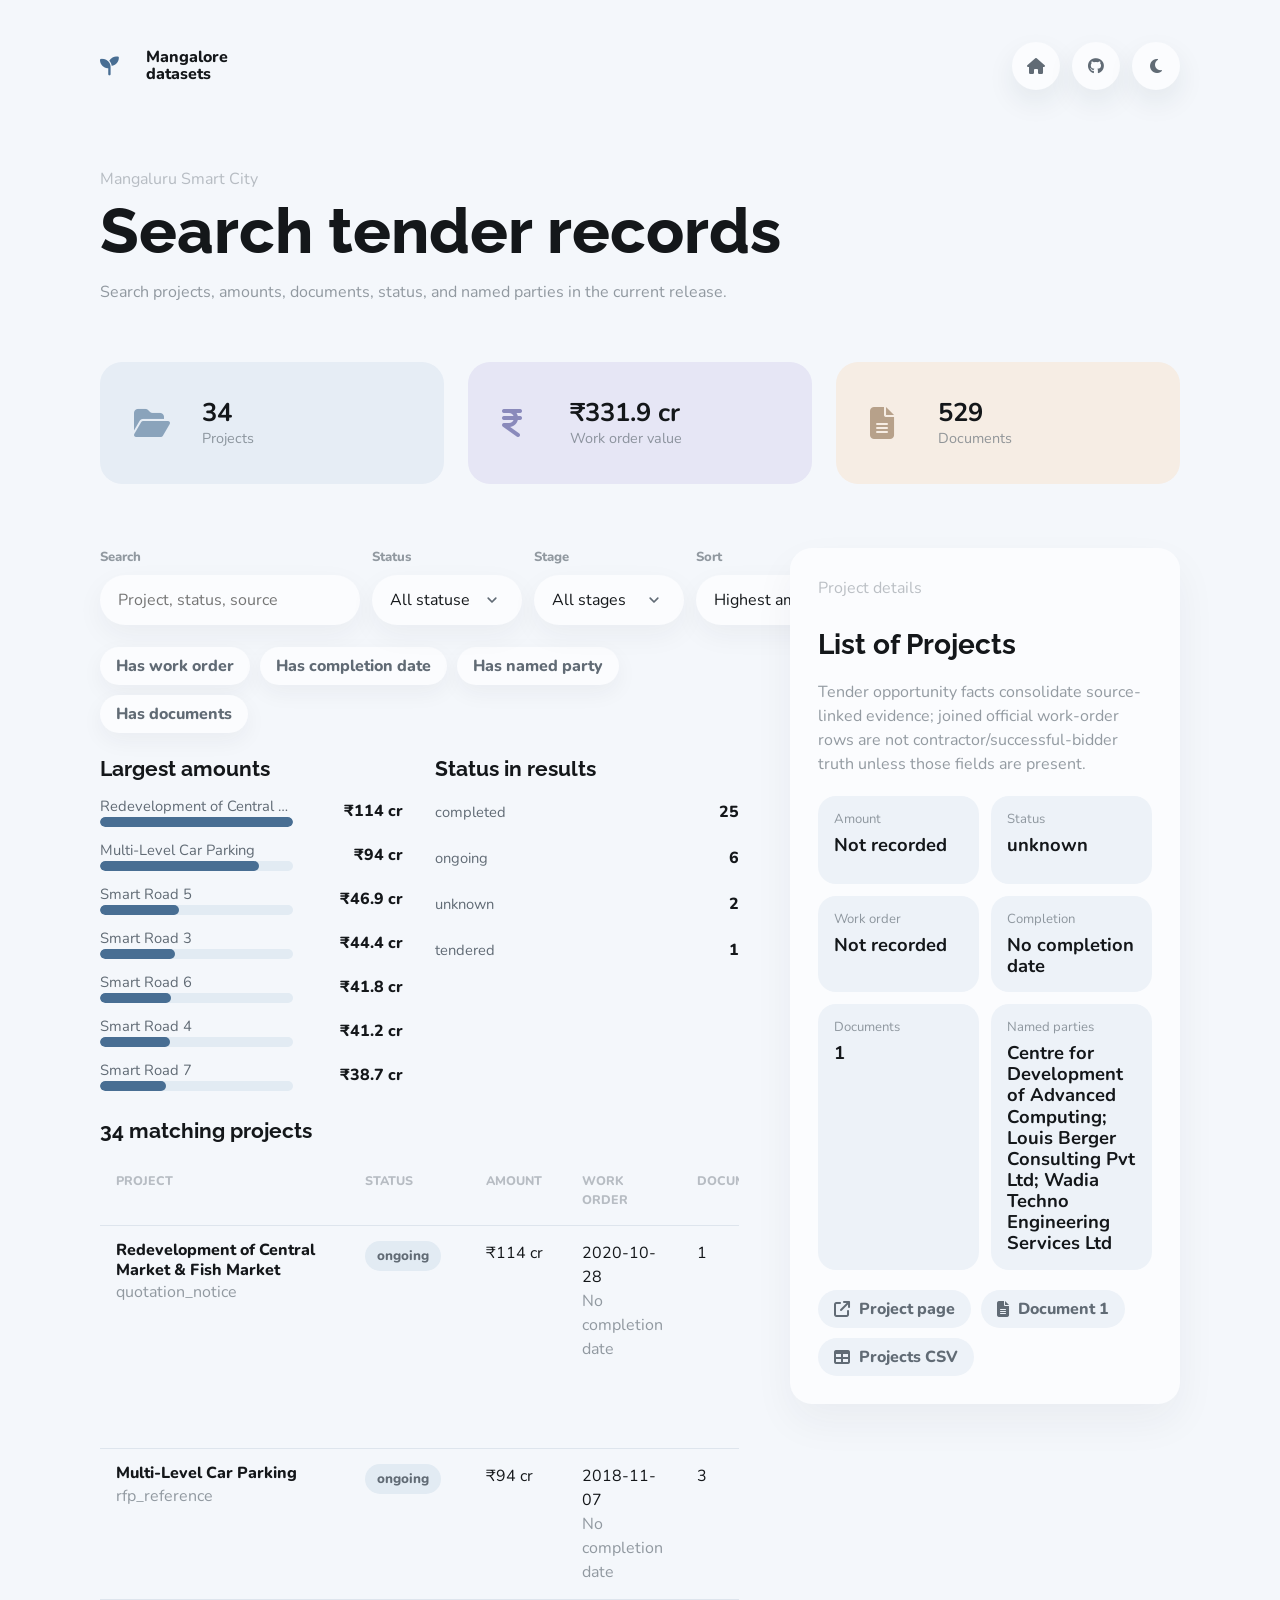
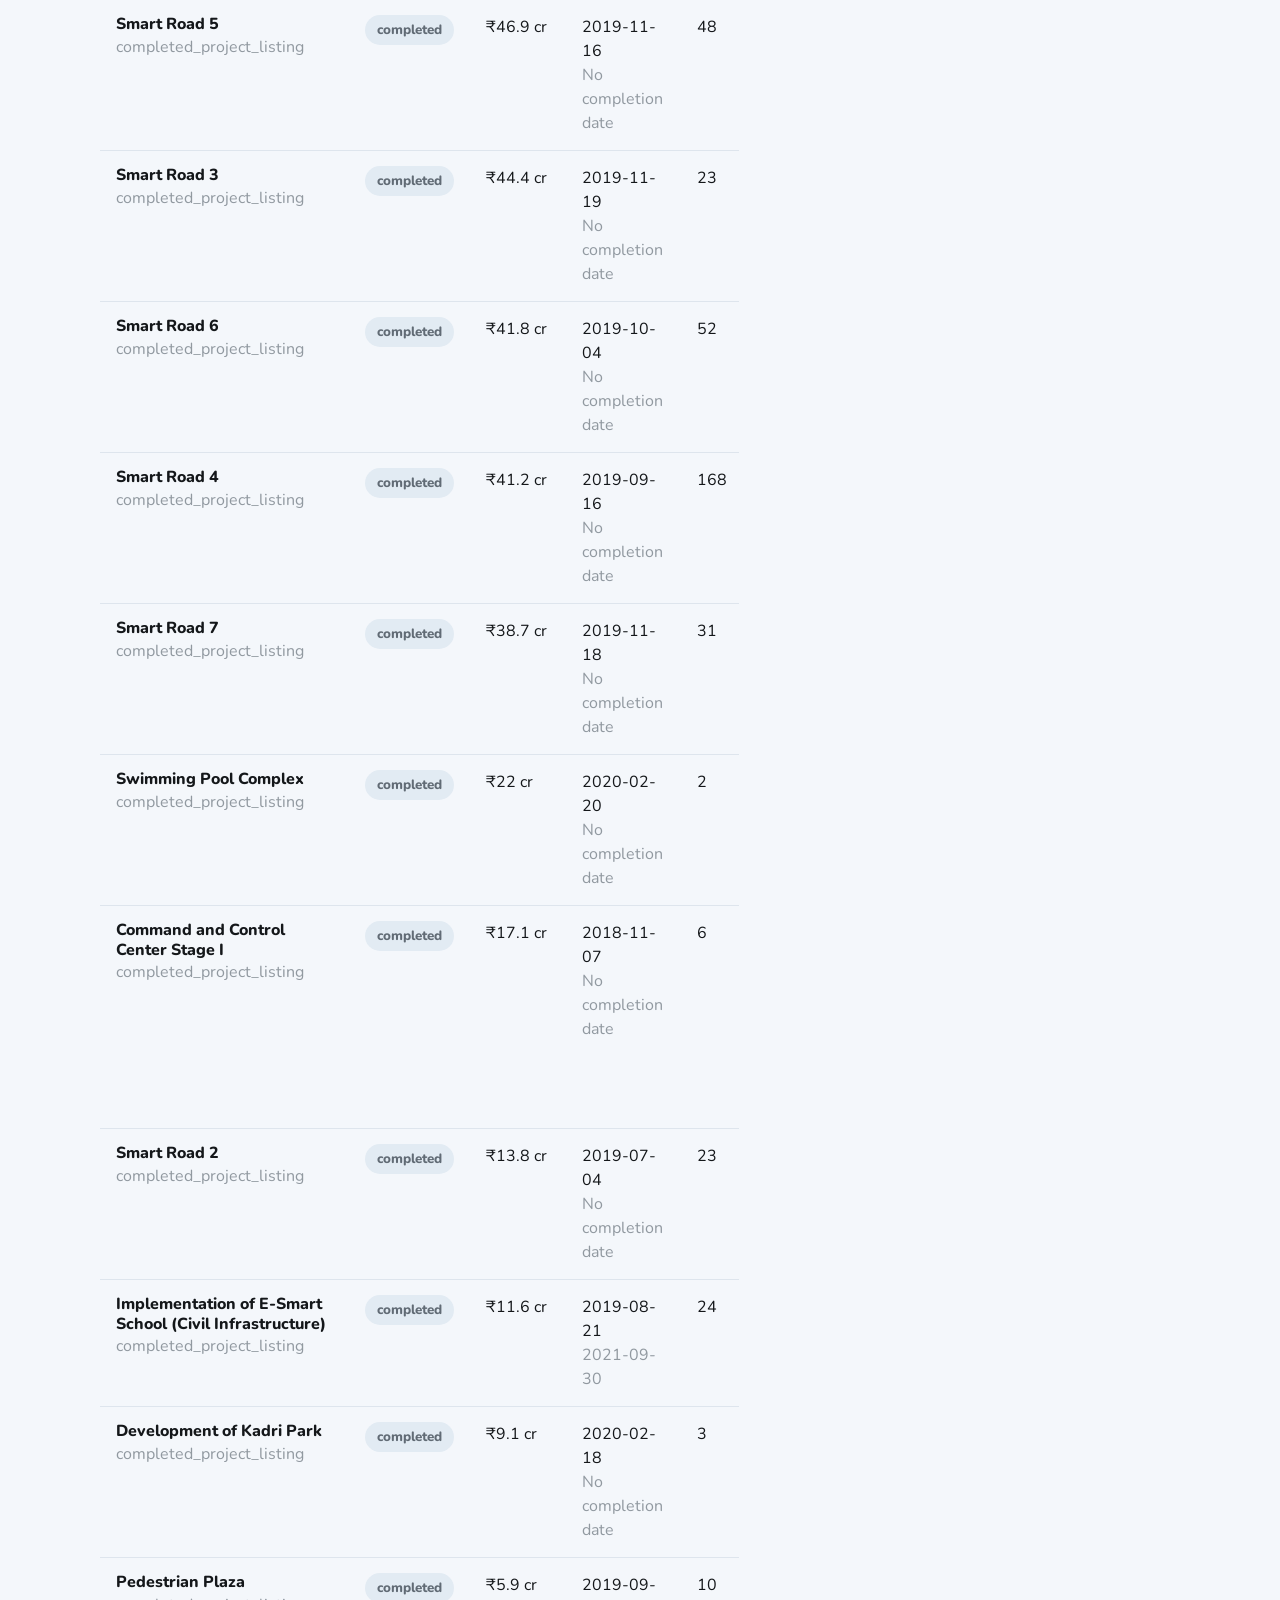
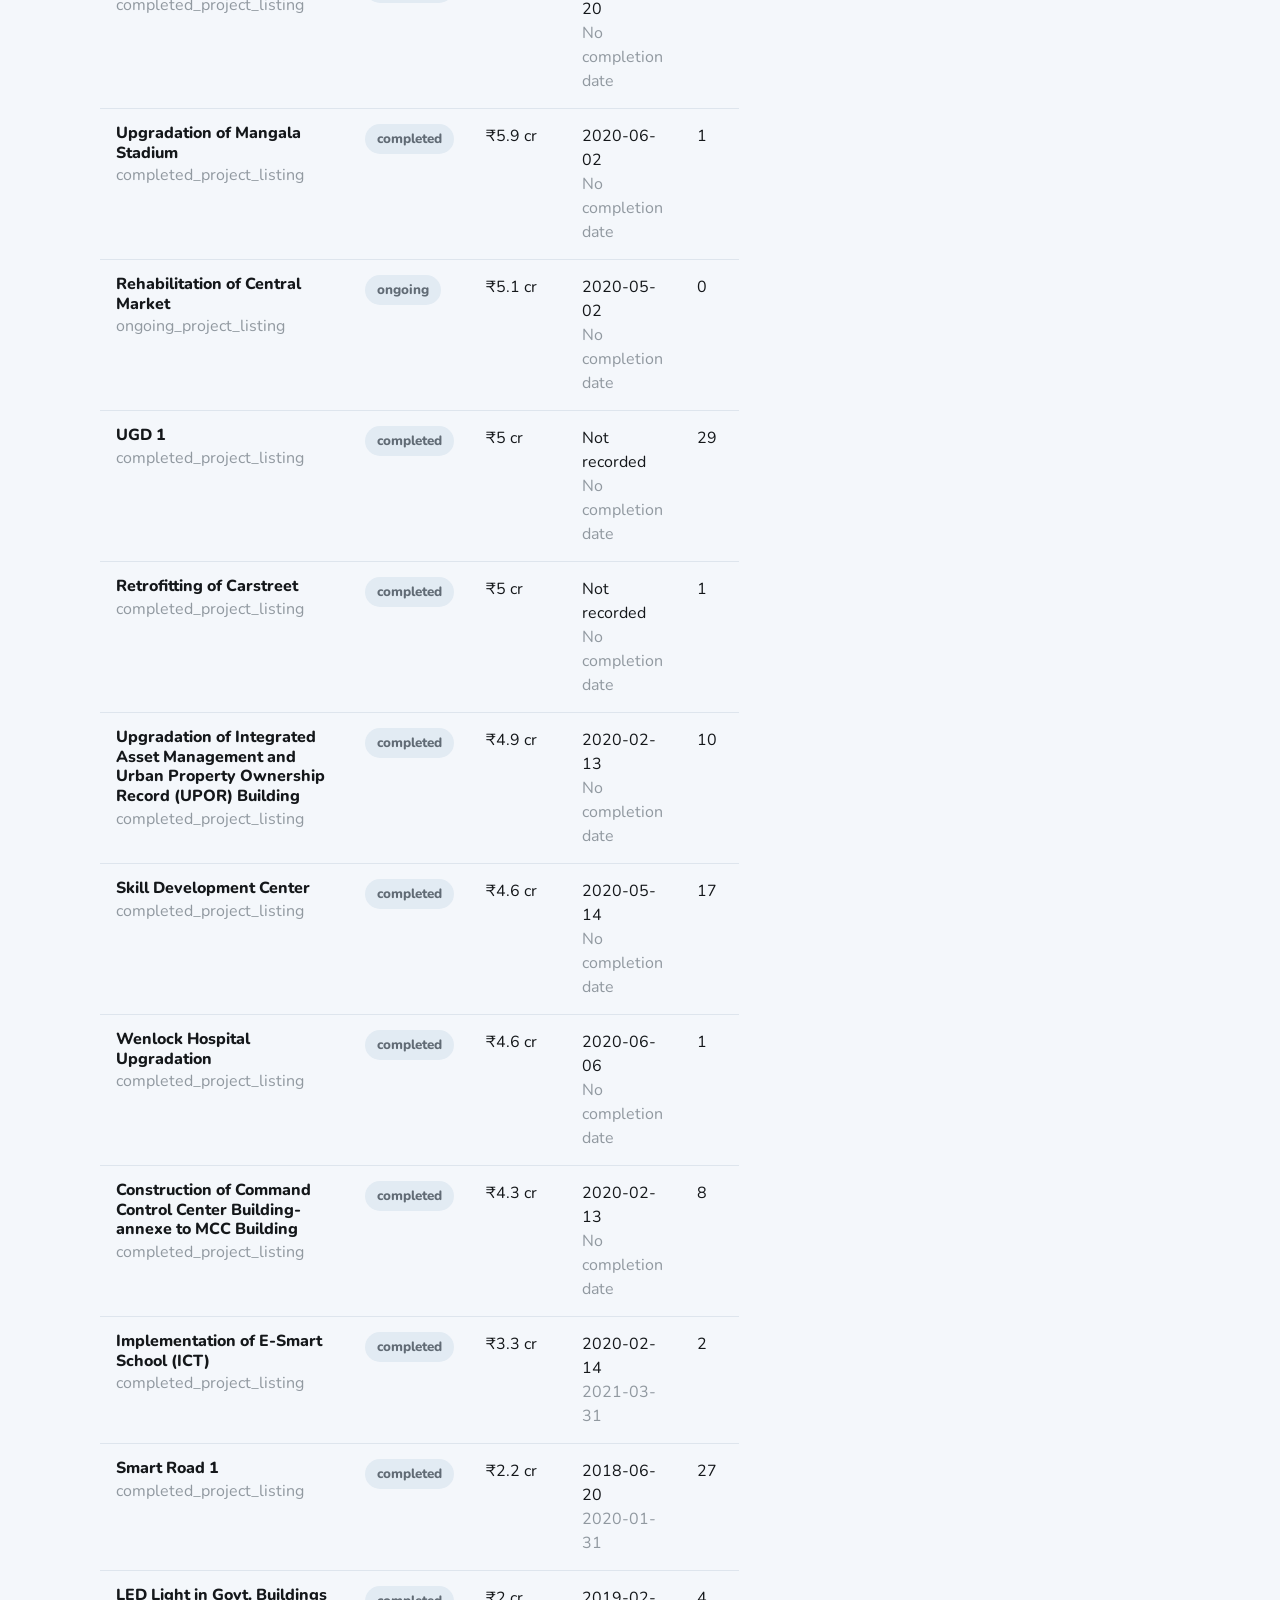
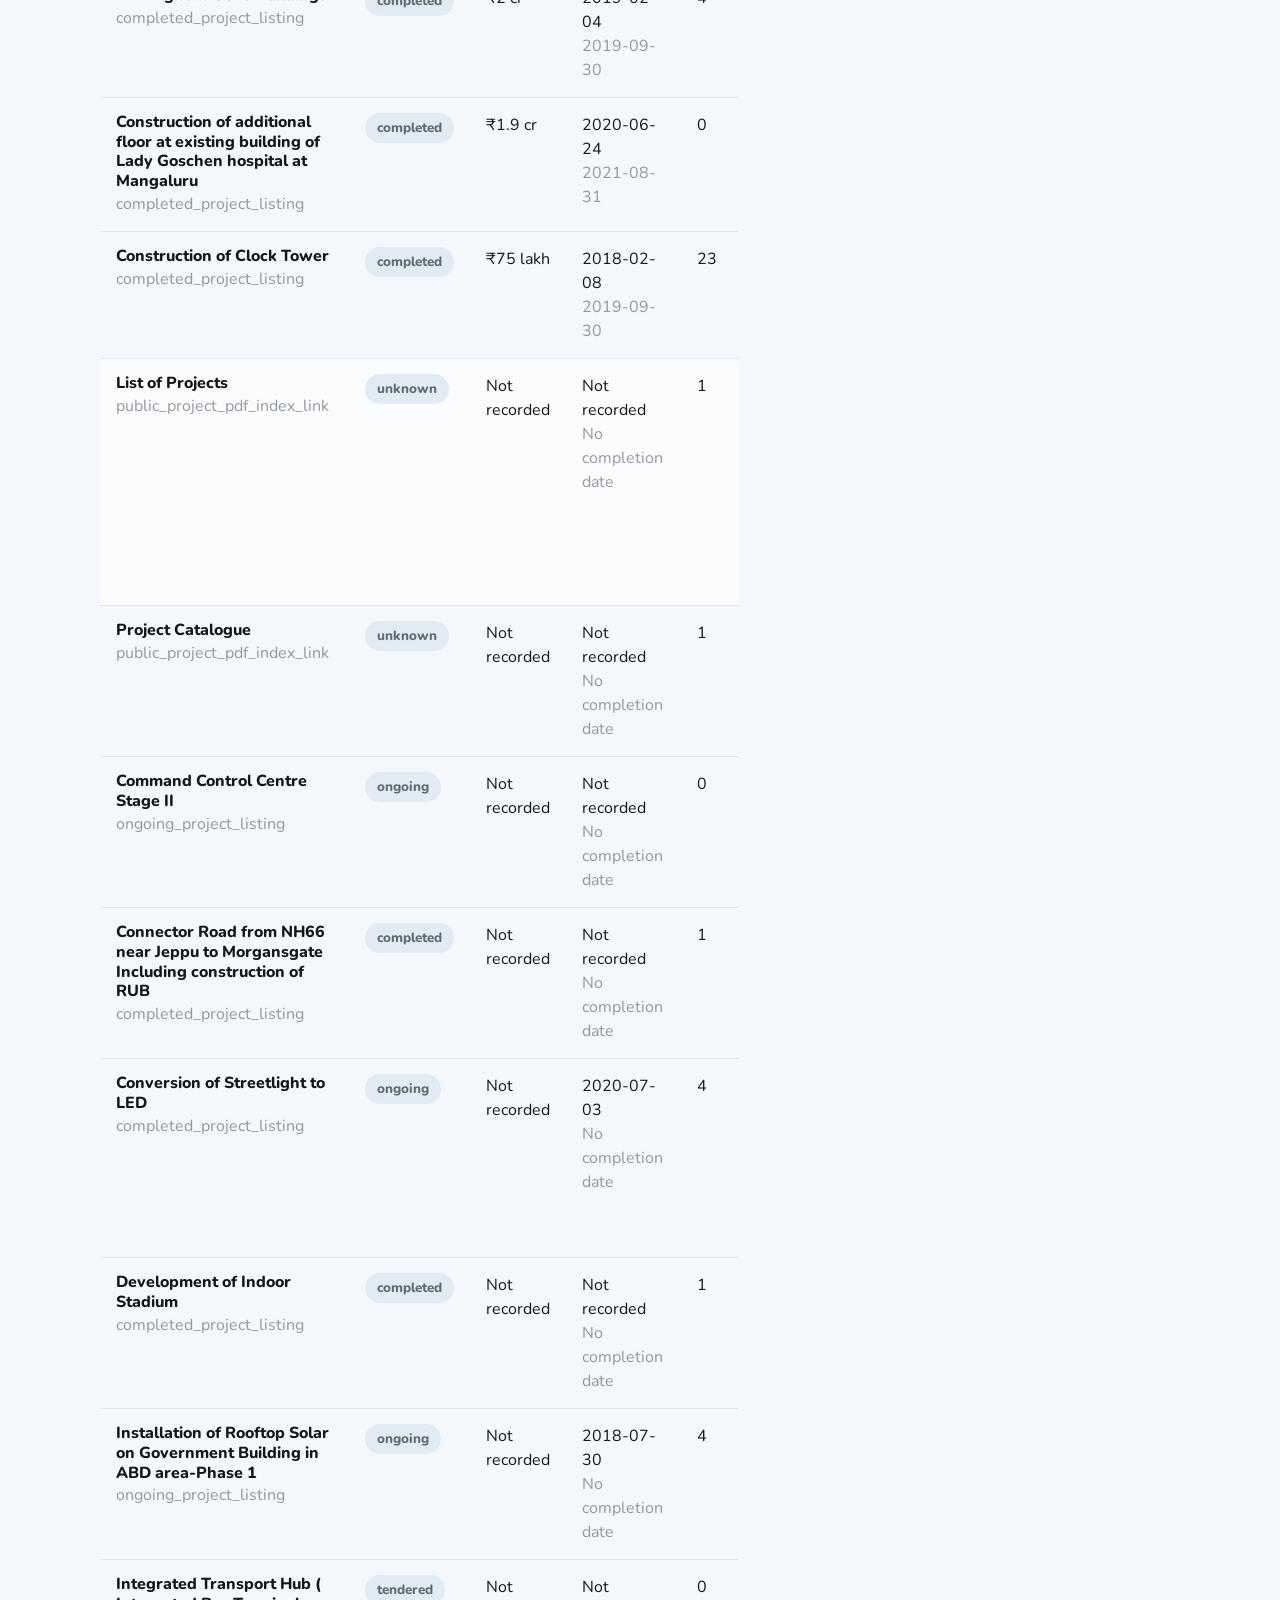
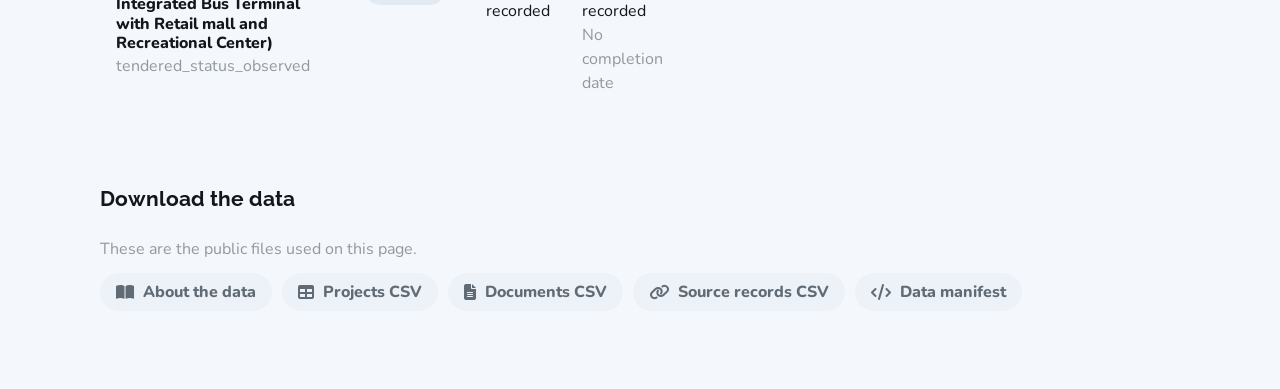
<file: visualization/smart-city-tenders/index.html>
<!doctype html>
<html lang="en">
<head>
  <meta charset="utf-8">
  <meta name="viewport" content="width=device-width, initial-scale=1">
  <title>Smart City Tender Records | Mangalore datasets</title>
  <meta name="description" content="Search and filter Mangaluru Smart City tender, project, work-order, and document records.">
  <link rel="preconnect" href="https://fonts.googleapis.com">
  <link rel="preconnect" href="https://fonts.gstatic.com" crossorigin>
  <link href="https://fonts.googleapis.com/css2?family=Nunito:wght@400;500;600;700;800&family=Raleway:wght@500;600;700;800&display=swap" rel="stylesheet">
  <link rel="stylesheet" href="https://cdnjs.cloudflare.com/ajax/libs/font-awesome/6.5.2/css/all.min.css">
  <style>
    :root {
      color-scheme: light;
      --hue-primary: 210;
      --hue-step: 30;
      --hue-complement: calc(var(--hue-primary) + 180);
      --hue-base: var(--hue-primary);
      --hue-accent: var(--hue-primary);
      --hue-a: var(--hue-primary);
      --hue-b: calc(var(--hue-primary) + var(--hue-step));
      --hue-c: var(--hue-complement);
      --transparent: hsla(0, 0%, 0%, 0);
      --page: hsla(var(--hue-primary), 46%, 97%, 1);
      --paper: hsla(var(--hue-primary), 48%, 99%, 1);
      --panel: hsla(var(--hue-primary), 42%, 95%, 1);
      --panel-strong: hsla(var(--hue-primary), 40%, 92%, 1);
      --ink: hsla(var(--hue-primary), 15%, 9%, 1);
      --muted: hsla(var(--hue-primary), 9%, 42%, 1);
      --subtle: hsla(var(--hue-primary), 9%, 42%, 0.68);
      --faded: hsla(var(--hue-primary), 9%, 42%, 0.42);
      --line: hsla(var(--hue-primary), 24%, 70%, 0.26);
      --accent: hsla(var(--hue-accent), 24%, 14%, 1);
      --accent-ink: hsla(var(--hue-primary), 56%, 98%, 1);
      --blue: hsla(var(--hue-a), 34%, 43%, 1);
      --violet: hsla(var(--hue-b), 34%, 43%, 1);
      --earth: hsla(var(--hue-c), 30%, 42%, 1);
      --soft-blue: hsla(var(--hue-a), 42%, 93%, 1);
      --soft-violet: hsla(var(--hue-b), 42%, 93%, 1);
      --soft-earth: hsla(var(--hue-c), 50%, 93%, 1);
      --focus: hsla(var(--hue-accent), 35%, 24%, 1);
      --shadow-soft: hsla(var(--hue-primary), 35%, 18%, 0.05);
      --shadow-medium: hsla(var(--hue-primary), 35%, 18%, 0.08);
      --radius: 22px;
      --gutter: clamp(22px, 5vw, 64px);
    }

    :root[data-theme="dark"] {
      color-scheme: dark;
      --page: hsla(var(--hue-primary), 24%, 10%, 1);
      --paper: hsla(var(--hue-primary), 21%, 15%, 1);
      --panel: hsla(var(--hue-primary), 19%, 17%, 1);
      --panel-strong: hsla(var(--hue-primary), 20%, 20%, 1);
      --ink: hsla(var(--hue-primary), 40%, 93%, 1);
      --muted: hsla(var(--hue-primary), 15%, 68%, 1);
      --subtle: hsla(var(--hue-primary), 15%, 68%, 0.7);
      --faded: hsla(var(--hue-primary), 15%, 68%, 0.44);
      --line: hsla(var(--hue-primary), 18%, 62%, 0.18);
      --accent: hsla(var(--hue-primary), 52%, 89%, 1);
      --accent-ink: hsla(var(--hue-primary), 24%, 13%, 1);
      --blue: hsla(var(--hue-a), 40%, 68%, 1);
      --violet: hsla(var(--hue-b), 40%, 68%, 1);
      --earth: hsla(var(--hue-c), 38%, 66%, 1);
      --soft-blue: hsla(var(--hue-a), 28%, 24%, 1);
      --soft-violet: hsla(var(--hue-b), 28%, 24%, 1);
      --soft-earth: hsla(var(--hue-c), 27%, 24%, 1);
      --focus: hsla(var(--hue-primary), 42%, 82%, 1);
      --shadow-soft: hsla(0, 0%, 0%, 0.16);
      --shadow-medium: hsla(0, 0%, 0%, 0.24);
    }

    * {
      box-sizing: border-box;
    }

    [hidden] {
      display: none !important;
    }

    html {
      scroll-behavior: smooth;
    }

    body {
      margin: 0;
      background: var(--page);
      color: var(--ink);
      font-family: "Nunito", ui-sans-serif, system-ui, -apple-system, BlinkMacSystemFont, "Segoe UI", sans-serif;
      font-size: 16px;
      line-height: 1.5;
    }

    a {
      color: inherit;
      text-decoration: none;
    }

    button,
    input,
    select {
      font: inherit;
    }

    i {
      line-height: 1;
    }

    a:focus-visible,
    button:focus-visible,
    input:focus-visible,
    select:focus-visible {
      outline: 2px solid var(--focus);
      outline-offset: 4px;
      border-radius: 14px;
    }

    .page {
      min-height: 100vh;
      background: var(--page);
    }

    .shell {
      width: min(1320px, calc(100% - 72px));
      margin: 0 auto;
      padding: 42px 0 78px;
    }

    .topbar {
      display: grid;
      grid-template-columns: minmax(0, 1fr) auto;
      align-items: center;
      gap: 18px;
      padding-inline: var(--gutter);
      margin-bottom: clamp(48px, 6vw, 82px);
    }

    .brand {
      display: inline-grid;
      grid-template-columns: 32px minmax(0, auto);
      gap: 14px;
      align-items: center;
      justify-self: start;
      font-weight: 800;
      line-height: 1.05;
    }

    .brand i {
      color: var(--blue);
      font-size: 1.18rem;
    }

    .nav {
      display: flex;
      align-items: center;
      justify-content: flex-end;
      gap: 12px;
      min-width: 0;
    }

    .icon-link,
    .theme-toggle {
      width: 48px;
      height: 48px;
      display: grid;
      place-items: center;
      border-radius: 50%;
      background: var(--paper);
      color: var(--muted);
      box-shadow: 0 12px 28px var(--shadow-medium);
    }

    .theme-toggle {
      border: 0;
      cursor: pointer;
    }

    .hero {
      padding-inline: var(--gutter);
      margin-bottom: clamp(36px, 4.5vw, 58px);
    }

    .eyebrow {
      margin: 0 0 10px;
      color: var(--faded);
    }

    h1,
    h2,
    h3 {
      font-family: "Raleway", ui-sans-serif, system-ui, sans-serif;
      letter-spacing: 0;
      text-wrap: balance;
    }

    h1 {
      margin: 0;
      max-width: 860px;
      font-size: clamp(2.35rem, 4.9vw, 5rem);
      line-height: 0.98;
      font-weight: 760;
    }

    .lede {
      margin: 18px 0 0;
      max-width: 800px;
      color: var(--subtle);
      font-size: clamp(1rem, 1.24vw, 1.1rem);
      text-wrap: balance;
    }

    .summary {
      display: grid;
      grid-template-columns: repeat(3, minmax(0, 1fr));
      gap: clamp(16px, 2vw, 24px);
      padding-inline: var(--gutter);
      margin-bottom: clamp(36px, 5vw, 64px);
    }

    .metric {
      min-height: 122px;
      display: grid;
      grid-template-columns: 48px minmax(0, 1fr);
      align-items: center;
      gap: 20px;
      padding: 26px clamp(24px, 3vw, 34px);
      border-radius: var(--radius);
      background: var(--panel);
      min-width: 0;
    }

    .metric:nth-child(1) {
      background: var(--soft-blue);
    }

    .metric:nth-child(2) {
      background: var(--soft-violet);
    }

    .metric:nth-child(3) {
      background: var(--soft-earth);
    }

    .metric i {
      color: var(--blue);
      font-size: 2rem;
      opacity: 0.58;
    }

    .metric:nth-child(2) i {
      color: var(--violet);
    }

    .metric:nth-child(3) i,
    .metric:nth-child(4) i {
      color: var(--earth);
    }

    .metric strong {
      display: block;
      color: var(--ink);
      font-size: clamp(1.5rem, 2vw, 1.92rem);
      line-height: 1.08;
      margin-bottom: 4px;
      overflow-wrap: anywhere;
    }

    .metric span {
      display: block;
      color: var(--subtle);
      font-size: 0.9rem;
      line-height: 1.15;
    }

    .dashboard {
      display: grid;
      grid-template-columns: minmax(0, 1fr) minmax(320px, 390px);
      gap: clamp(28px, 4vw, 54px);
      padding-inline: var(--gutter);
      align-items: start;
    }

    .main-panel,
    .detail-panel {
      min-width: 0;
    }

    .filters {
      display: grid;
      grid-template-columns: minmax(260px, 1.6fr) repeat(3, minmax(150px, 1fr));
      gap: 12px;
      margin-bottom: 22px;
    }

    .control {
      display: grid;
      gap: 7px;
      min-width: 0;
    }

    .control.is-select {
      position: relative;
    }

    .control label {
      color: var(--subtle);
      font-size: 0.82rem;
      font-weight: 800;
    }

    .control input,
    .control select {
      width: 100%;
      min-height: 50px;
      border: 0;
      border-radius: 999px;
      padding: 0 18px;
      background: var(--paper);
      color: var(--ink);
      box-shadow: 0 10px 28px var(--shadow-soft);
    }

    .control.is-select::after {
      content: "";
      position: absolute;
      right: 24px;
      bottom: 19px;
      width: 12px;
      height: 12px;
      background: var(--muted);
      pointer-events: none;
      -webkit-mask: url("data:image/svg+xml,%3Csvg xmlns='http://www.w3.org/2000/svg' viewBox='0 0 12 12'%3E%3Cpath d='M2.2 4.2 6 8l3.8-3.8' fill='none' stroke='black' stroke-linecap='round' stroke-linejoin='round' stroke-width='1.7'/%3E%3C/svg%3E") center / contain no-repeat;
      mask: url("data:image/svg+xml,%3Csvg xmlns='http://www.w3.org/2000/svg' viewBox='0 0 12 12'%3E%3Cpath d='M2.2 4.2 6 8l3.8-3.8' fill='none' stroke='black' stroke-linecap='round' stroke-linejoin='round' stroke-width='1.7'/%3E%3C/svg%3E") center / contain no-repeat;
    }

    .control.is-select select {
      appearance: none;
      -webkit-appearance: none;
      -moz-appearance: none;
      padding-right: 52px;
      cursor: pointer;
    }

    .toggles {
      display: flex;
      flex-wrap: wrap;
      gap: 10px;
      margin-bottom: 24px;
    }

    .chip {
      min-height: 38px;
      border: 0;
      border-radius: 999px;
      padding: 0 16px;
      background: var(--paper);
      color: var(--muted);
      box-shadow: 0 8px 22px var(--shadow-soft);
      cursor: pointer;
      font-weight: 800;
    }

    .chip.is-active {
      background: var(--accent);
      color: var(--accent-ink);
    }

    .chart-grid {
      display: grid;
      grid-template-columns: minmax(0, 1fr) minmax(0, 1fr);
      gap: clamp(20px, 3vw, 32px);
      margin-bottom: 28px;
    }

    .section-title {
      margin: 0 0 14px;
      font-size: clamp(1.14rem, 1.65vw, 1.45rem);
      line-height: 1.14;
    }

    .bars,
    .status-list {
      display: grid;
      gap: 12px;
    }

    .bar-row {
      display: grid;
      grid-template-columns: minmax(0, 1fr) 96px;
      gap: 14px;
      align-items: center;
    }

    .bar-label,
    .status-label {
      min-width: 0;
      color: var(--muted);
      font-size: 0.92rem;
      overflow: hidden;
      text-overflow: ellipsis;
      white-space: nowrap;
    }

    .bar-track {
      height: 10px;
      border-radius: 999px;
      background: var(--panel-strong);
      overflow: hidden;
    }

    .bar-fill {
      width: var(--w, 0%);
      height: 100%;
      border-radius: 999px;
      background: var(--blue);
    }

    .bar-value,
    .status-value {
      color: var(--ink);
      font-weight: 800;
      text-align: right;
      white-space: nowrap;
    }

    .status-row {
      display: grid;
      grid-template-columns: minmax(0, 1fr) 56px;
      gap: 14px;
      align-items: center;
      min-height: 34px;
    }

    .table-wrap {
      overflow-x: auto;
      margin-top: 10px;
      scrollbar-width: thin;
    }

    table {
      width: 100%;
      min-width: 860px;
      border-collapse: collapse;
    }

    th,
    td {
      padding: 15px 16px;
      text-align: left;
      vertical-align: top;
    }

    th {
      color: var(--faded);
      font-size: 0.78rem;
      text-transform: uppercase;
      letter-spacing: 0;
      font-weight: 800;
    }

    tbody tr {
      border-top: 1px solid var(--line);
      cursor: pointer;
    }

    tbody tr:hover,
    tbody tr.is-selected {
      background: var(--paper);
    }

    .project-name {
      max-width: 360px;
      color: var(--ink);
      font-weight: 800;
      line-height: 1.24;
    }

    .muted {
      color: var(--subtle);
    }

    .pill {
      display: inline-flex;
      align-items: center;
      min-height: 30px;
      padding: 0 12px;
      border-radius: 999px;
      background: var(--panel-strong);
      color: var(--muted);
      font-weight: 800;
      font-size: 0.84rem;
      white-space: nowrap;
    }

    .detail-panel {
      position: sticky;
      top: 26px;
      display: grid;
      gap: 20px;
      padding: 28px;
      border-radius: var(--radius);
      background: var(--paper);
      box-shadow: 0 18px 42px var(--shadow-soft);
    }

    .detail-panel h2 {
      margin: 0;
      font-size: clamp(1.45rem, 2.2vw, 2rem);
      line-height: 1.08;
    }

    .detail-grid {
      display: grid;
      grid-template-columns: repeat(2, minmax(0, 1fr));
      gap: 12px;
    }

    .detail-stat {
      min-height: 88px;
      padding: 16px;
      border-radius: 18px;
      background: var(--panel);
      min-width: 0;
    }

    .detail-stat span {
      display: block;
      color: var(--subtle);
      font-size: 0.82rem;
      line-height: 1.2;
    }

    .detail-stat strong {
      display: block;
      margin-top: 6px;
      color: var(--ink);
      font-size: 1.15rem;
      line-height: 1.15;
      overflow-wrap: anywhere;
    }

    .links {
      display: flex;
      flex-wrap: wrap;
      gap: 10px;
    }

    .text-link {
      min-height: 38px;
      display: inline-flex;
      align-items: center;
      gap: 9px;
      padding: 0 16px;
      border-radius: 999px;
      background: var(--panel);
      color: var(--muted);
      font-weight: 800;
    }

    .note {
      margin: 0;
      color: var(--subtle);
    }

    .files {
      display: grid;
      gap: 12px;
      padding-inline: var(--gutter);
      margin-top: clamp(46px, 6vw, 82px);
    }

    .file-links {
      display: flex;
      flex-wrap: wrap;
      gap: 10px;
    }

    @media (max-width: 1120px) {
      .summary {
        grid-template-columns: repeat(2, minmax(0, 1fr));
      }

      .dashboard {
        grid-template-columns: 1fr;
      }

      .detail-panel {
        position: static;
      }
    }

    @media (max-width: 900px) {
      .shell {
        width: min(100% - 28px, 1320px);
        padding-top: 34px;
      }

      .filters {
        grid-template-columns: 1fr 1fr;
      }

      .chart-grid {
        grid-template-columns: 1fr;
      }
    }

    @media (max-width: 620px) {
      :root {
        --gutter: clamp(16px, 5vw, 24px);
      }

      .shell {
        width: min(100% - 20px, 1320px);
      }

      .topbar {
        align-items: start;
        margin-bottom: 42px;
      }

      .nav {
        gap: 8px;
      }

      .icon-link,
      .theme-toggle {
        width: 44px;
        height: 44px;
      }

      h1 {
        font-size: clamp(2.35rem, 10.5vw, 3.45rem);
      }

      .summary {
        grid-template-columns: 1fr;
      }

      .metric {
        min-height: 106px;
      }

      .filters {
        grid-template-columns: 1fr;
      }

      .detail-grid {
        grid-template-columns: 1fr;
      }
    }
  </style>
</head>
<body>
  <div class="page">
    <div class="shell">
      <header class="topbar" aria-label="Site header">
        <a class="brand" href="../../" aria-label="Mangalore datasets home">
          <i class="fa-solid fa-seedling" aria-hidden="true"></i>
          <span>Mangalore<br>datasets</span>
        </a>
        <div class="nav">
          <a class="icon-link" href="../../" aria-label="Home"><i class="fa-solid fa-house" aria-hidden="true"></i></a>
          <a class="icon-link" href="https://github.com/Mangalore-OSS/Mangalore-OSS.github.io/tree/main/data/smart-city-tenders" aria-label="Open data folder on GitHub"><i class="fa-brands fa-github" aria-hidden="true"></i></a>
          <button class="theme-toggle" type="button" id="theme-toggle" aria-label="Use dark theme">
            <i class="fa-solid fa-moon" aria-hidden="true"></i>
          </button>
        </div>
      </header>

      <main>
        <section class="hero" aria-labelledby="page-title">
          <p class="eyebrow">Mangaluru Smart City</p>
          <h1 id="page-title">Search tender records</h1>
          <p class="lede">Search projects, amounts, documents, status, and named parties in the current release.</p>
        </section>

        <section class="summary" aria-label="Dataset summary">
          <div class="metric">
            <i class="fa-solid fa-folder-open" aria-hidden="true"></i>
            <div><strong id="metric-projects">34</strong><span>Projects</span></div>
          </div>
          <div class="metric">
            <i class="fa-solid fa-indian-rupee-sign" aria-hidden="true"></i>
            <div><strong id="metric-money">₹331.9 cr</strong><span>Work order value</span></div>
          </div>
          <div class="metric">
            <i class="fa-solid fa-file-lines" aria-hidden="true"></i>
            <div><strong id="metric-docs">529</strong><span>Documents</span></div>
          </div>
        </section>

        <section class="dashboard" aria-label="Tender data explorer">
          <div class="main-panel">
            <form class="filters" id="filters">
              <div class="control">
                <label for="search">Search</label>
                <input id="search" name="search" type="search" autocomplete="off" placeholder="Project, status, source">
              </div>
              <div class="control is-select">
                <label for="status">Status</label>
                <select id="status" name="status">
                  <option value="">All statuses</option>
                </select>
              </div>
              <div class="control is-select">
                <label for="stage">Stage</label>
                <select id="stage" name="stage">
                  <option value="">All stages</option>
                </select>
              </div>
              <div class="control is-select">
                <label for="sort">Sort</label>
                <select id="sort" name="sort">
                  <option value="amount">Highest amount</option>
                  <option value="documents">Most documents</option>
                  <option value="completion">Latest completion date</option>
                  <option value="title">Project title</option>
                </select>
              </div>
            </form>

            <div class="toggles" aria-label="Quick filters">
              <button class="chip" type="button" data-toggle="workOrder">Has work order</button>
              <button class="chip" type="button" data-toggle="completion">Has completion date</button>
              <button class="chip" type="button" data-toggle="party">Has named party</button>
              <button class="chip" type="button" data-toggle="documents">Has documents</button>
            </div>

            <div class="chart-grid">
              <section aria-labelledby="money-title">
                <h2 class="section-title" id="money-title">Largest amounts</h2>
                <div class="bars" id="money-bars"></div>
              </section>
              <section aria-labelledby="status-title">
                <h2 class="section-title" id="status-title">Status in results</h2>
                <div class="status-list" id="status-list"></div>
              </section>
            </div>

            <h2 class="section-title"><span id="row-count">0</span> matching projects</h2>
            <div class="table-wrap">
              <table>
                <thead>
                  <tr>
                    <th>Project</th>
                    <th>Status</th>
                    <th>Amount</th>
                    <th>Work order</th>
                    <th>Documents</th>
                    <th>Named parties</th>
                  </tr>
                </thead>
                <tbody id="project-rows"></tbody>
              </table>
            </div>
          </div>

          <aside class="detail-panel" id="detail-panel" aria-live="polite">
            <p class="eyebrow">Project details</p>
            <h2 id="detail-title">Choose a project</h2>
            <p class="note" id="detail-note">Choose a row to see dates, amounts, links, and notes.</p>
            <div class="detail-grid" id="detail-grid"></div>
            <div class="links" id="detail-links"></div>
          </aside>
        </section>

        <section class="files" aria-labelledby="files-title">
          <h2 class="section-title" id="files-title">Download the data</h2>
          <p class="note">These are the public files used on this page.</p>
          <div class="file-links">
            <a class="text-link" href="../../data/smart-city-tenders/README.md"><i class="fa-solid fa-book-open" aria-hidden="true"></i>About the data</a>
            <a class="text-link" href="../../data/smart-city-tenders/project_index.csv"><i class="fa-solid fa-table" aria-hidden="true"></i>Projects CSV</a>
            <a class="text-link" href="../../data/smart-city-tenders/documents.csv"><i class="fa-solid fa-file-lines" aria-hidden="true"></i>Documents CSV</a>
            <a class="text-link" href="../../data/smart-city-tenders/source_records.csv"><i class="fa-solid fa-link" aria-hidden="true"></i>Source records CSV</a>
            <a class="text-link" href="../../data/smart-city-tenders/manifest.json"><i class="fa-solid fa-code" aria-hidden="true"></i>Data manifest</a>
          </div>
        </section>
      </main>
    </div>
  </div>

  <script src="../../js/site-ui-state.js"></script>
  <script>
    const formatNumber = new Intl.NumberFormat("en-IN");
    const state = {
      projects: [],
      filtered: [],
      selectedId: null,
      toggles: {
        workOrder: false,
        completion: false,
        party: false,
        documents: false
      }
    };

    const els = {
      search: document.querySelector("#search"),
      status: document.querySelector("#status"),
      stage: document.querySelector("#stage"),
      sort: document.querySelector("#sort"),
      chips: document.querySelectorAll(".chip"),
      rows: document.querySelector("#project-rows"),
      rowCount: document.querySelector("#row-count"),
      moneyBars: document.querySelector("#money-bars"),
      statusList: document.querySelector("#status-list"),
      detailTitle: document.querySelector("#detail-title"),
      detailNote: document.querySelector("#detail-note"),
      detailGrid: document.querySelector("#detail-grid"),
      detailLinks: document.querySelector("#detail-links"),
      metricProjects: document.querySelector("#metric-projects"),
      metricMoney: document.querySelector("#metric-money"),
      metricDocs: document.querySelector("#metric-docs")
    };

    function amountValue(project) {
      return Number(project.work_order_amount_inr || project.best_total_amount_inr || project.boq_best_total_amount_inr || project.estimated_cost_inr || 0);
    }

    function rupees(value) {
      const amount = Number(value || 0);
      if (!amount) return "Not recorded";
      if (amount >= 10000000) return `₹${(amount / 10000000).toLocaleString("en-IN", { maximumFractionDigits: 1 })} cr`;
      if (amount >= 100000) return `₹${(amount / 100000).toLocaleString("en-IN", { maximumFractionDigits: 1 })} lakh`;
      return `₹${formatNumber.format(amount)}`;
    }

    function label(value, fallback = "Not recorded") {
      const text = value === null || value === undefined ? "" : String(value).trim();
      return text || fallback;
    }

    function titleFor(project) {
      return label(project.source_title || project.opportunity_title, "Untitled project");
    }

    function addOptions(select, values) {
      values
        .filter(Boolean)
        .sort((a, b) => a.localeCompare(b))
        .forEach((value) => {
          const option = document.createElement("option");
          option.value = value;
          option.textContent = value.replaceAll("_", " ");
          select.append(option);
        });
    }

    function hydrateControls() {
      addOptions(els.status, [...new Set(state.projects.map((p) => label(p.official_status_normalized, "")))]);
      addOptions(els.stage, [...new Set(state.projects.map((p) => label(p.source_procurement_stage, "")))]);
    }

    function passesToggles(project) {
      if (state.toggles.workOrder && !project.has_work_order_amount) return false;
      if (state.toggles.completion && !project.has_actual_completion_date) return false;
      if (state.toggles.party && !project.has_public_party_lead) return false;
      if (state.toggles.documents && !project.has_document_trail) return false;
      return true;
    }

    function filterProjects() {
      const query = els.search.value.trim().toLowerCase();
      const status = els.status.value;
      const stage = els.stage.value;
      state.filtered = state.projects.filter((project) => {
        if (status && project.official_status_normalized !== status) return false;
        if (stage && project.source_procurement_stage !== stage) return false;
        if (!passesToggles(project)) return false;
        if (!query) return true;
        const haystack = [
          project.source_title,
          project.opportunity_title,
          project.official_status_normalized,
          project.source_procurement_stage,
          project.present_status,
          project.public_party_names_text,
          project.source_url
        ].map((v) => label(v, "").toLowerCase()).join(" ");
        return haystack.includes(query);
      });

      const sort = els.sort.value;
      state.filtered.sort((a, b) => {
        if (sort === "title") return titleFor(a).localeCompare(titleFor(b));
        if (sort === "documents") return Number(b.document_count || 0) - Number(a.document_count || 0);
        if (sort === "completion") return label(b.actual_completion_date, "").localeCompare(label(a.actual_completion_date, ""));
        return amountValue(b) - amountValue(a);
      });

      if (!state.filtered.some((p) => p.source_record_id === state.selectedId)) {
        state.selectedId = state.filtered[0]?.source_record_id || null;
      }
    }

    function renderMetrics(summary) {
      els.metricProjects.textContent = formatNumber.format(summary.project_count || state.projects.length);
      els.metricMoney.textContent = rupees(summary.work_order_amount_total_inr);
      els.metricDocs.textContent = formatNumber.format(summary.document_count || 0);
    }

    function renderBars() {
      const top = [...state.filtered].filter((p) => amountValue(p)).sort((a, b) => amountValue(b) - amountValue(a)).slice(0, 7);
      const max = Math.max(...top.map(amountValue), 1);
      els.moneyBars.replaceChildren(...top.map((project) => {
        const row = document.createElement("div");
        row.className = "bar-row";
        row.innerHTML = `
          <div>
            <div class="bar-label">${titleFor(project)}</div>
            <div class="bar-track"><div class="bar-fill" style="--w: ${(amountValue(project) / max) * 100}%"></div></div>
          </div>
          <div class="bar-value">${rupees(amountValue(project))}</div>
        `;
        return row;
      }));
    }

    function renderStatusList() {
      const counts = state.filtered.reduce((acc, project) => {
        const status = label(project.official_status_normalized, "unknown");
        acc[status] = (acc[status] || 0) + 1;
        return acc;
      }, {});
      const rows = Object.entries(counts).sort((a, b) => b[1] - a[1]).map(([status, count]) => {
        const row = document.createElement("div");
        row.className = "status-row";
        row.innerHTML = `<div class="status-label">${status.replaceAll("_", " ")}</div><div class="status-value">${count}</div>`;
        return row;
      });
      els.statusList.replaceChildren(...rows);
    }

    function renderTable() {
      els.rowCount.textContent = formatNumber.format(state.filtered.length);
      const rows = state.filtered.map((project) => {
        const tr = document.createElement("tr");
        tr.className = project.source_record_id === state.selectedId ? "is-selected" : "";
        tr.tabIndex = 0;
        tr.dataset.id = project.source_record_id;
        tr.innerHTML = `
          <td><div class="project-name">${titleFor(project)}</div><div class="muted">${label(project.source_procurement_stage, "")}</div></td>
          <td><span class="pill">${label(project.official_status_normalized, "unknown").replaceAll("_", " ")}</span></td>
          <td>${rupees(amountValue(project))}</td>
          <td><div>${label(project.work_order_date)}</div><div class="muted">${label(project.actual_completion_date, "No completion date")}</div></td>
          <td>${formatNumber.format(Number(project.document_count || 0))}</td>
          <td>${project.has_public_party_lead ? label(project.public_party_names_text) : "Not listed"}</td>
        `;
        tr.addEventListener("click", () => selectProject(project.source_record_id));
        tr.addEventListener("keydown", (event) => {
          if (event.key === "Enter" || event.key === " ") {
            event.preventDefault();
            selectProject(project.source_record_id);
          }
        });
        return tr;
      });
      els.rows.replaceChildren(...rows);
    }

    function parseMaybeJson(value) {
      if (Array.isArray(value)) return value;
      if (!value || typeof value !== "string") return [];
      try {
        const parsed = JSON.parse(value.replaceAll("'", "\""));
        return Array.isArray(parsed) ? parsed : [];
      } catch {
        return [];
      }
    }

    function renderDetail(project) {
      if (!project) {
        els.detailTitle.textContent = "Choose a project";
        els.detailNote.textContent = "Choose a row to see dates, amounts, links, and notes.";
        els.detailGrid.replaceChildren();
        els.detailLinks.replaceChildren();
        return;
      }

      els.detailTitle.textContent = titleFor(project);
      els.detailNote.textContent = label(project.present_status || project.limitations, "No note in this release.");
      const stats = [
        ["Amount", rupees(amountValue(project))],
        ["Status", label(project.official_status_normalized, "unknown").replaceAll("_", " ")],
        ["Work order", label(project.work_order_date)],
        ["Completion", label(project.actual_completion_date, "No completion date")],
        ["Documents", formatNumber.format(Number(project.document_count || 0))],
        ["Named parties", project.has_public_party_lead ? label(project.public_party_names_text) : "Not listed"]
      ].map(([name, value]) => {
        const item = document.createElement("div");
        item.className = "detail-stat";
        item.innerHTML = `<span>${name}</span><strong>${value}</strong>`;
        return item;
      });
      els.detailGrid.replaceChildren(...stats);

      const links = [];
      if (project.source_url) {
        links.push(["Project page", project.source_url, "fa-solid fa-arrow-up-right-from-square"]);
      }
      const docUrls = parseMaybeJson(project.document_urls);
      docUrls.slice(0, 3).forEach((url, index) => links.push([`Document ${index + 1}`, url, "fa-solid fa-file-lines"]));
      links.push(["Projects CSV", "../../data/smart-city-tenders/project_index.csv", "fa-solid fa-table"]);
      els.detailLinks.replaceChildren(...links.map(([text, href, icon]) => {
        const a = document.createElement("a");
        a.className = "text-link";
        a.href = href;
        a.innerHTML = `<i class="${icon}" aria-hidden="true"></i>${text}`;
        return a;
      }));
    }

    function selectProject(id) {
      state.selectedId = id;
      renderTable();
      renderDetail(state.projects.find((p) => p.source_record_id === id));
    }

    function render() {
      filterProjects();
      renderBars();
      renderStatusList();
      renderTable();
      renderDetail(state.projects.find((p) => p.source_record_id === state.selectedId));
    }

    async function init() {
      window.MangaloreDataUI?.bindThemeToggle(document.querySelector("#theme-toggle"));
      const response = await fetch("../../data/smart-city-tenders/dashboard_projects.json");
      const payload = await response.json();
      state.projects = payload.projects || [];
      renderMetrics(payload.summary || {});
      hydrateControls();
      state.selectedId = state.projects[0]?.source_record_id || null;
      render();

      [els.search, els.status, els.stage, els.sort].forEach((input) => {
        input.addEventListener("input", render);
      });

      els.chips.forEach((chip) => {
        chip.addEventListener("click", () => {
          const key = chip.dataset.toggle;
          state.toggles[key] = !state.toggles[key];
          chip.classList.toggle("is-active", state.toggles[key]);
          render();
        });
      });
    }

    init().catch((error) => {
      console.error(error);
      els.detailTitle.textContent = "Data did not load";
      els.detailNote.textContent = "Open the data files directly from the links below.";
    });
  </script>
</body>
</html>
</file>
